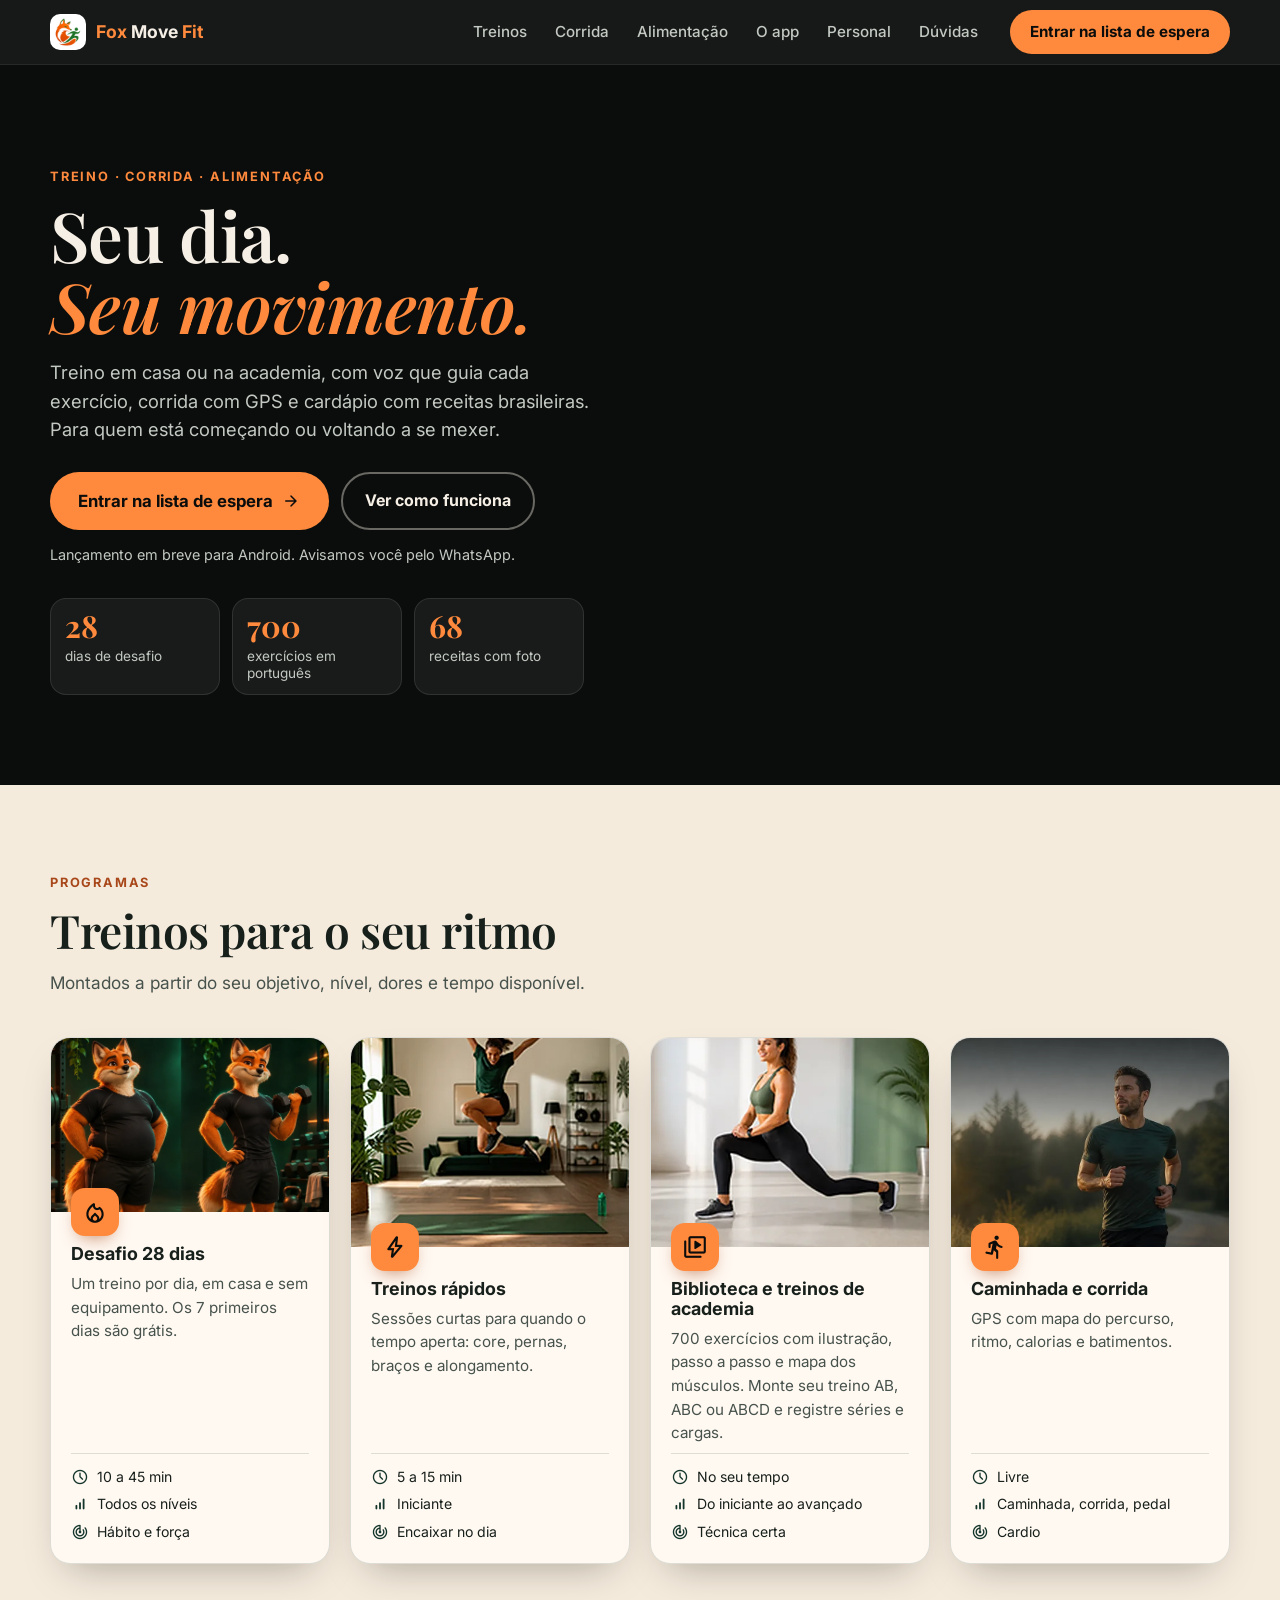
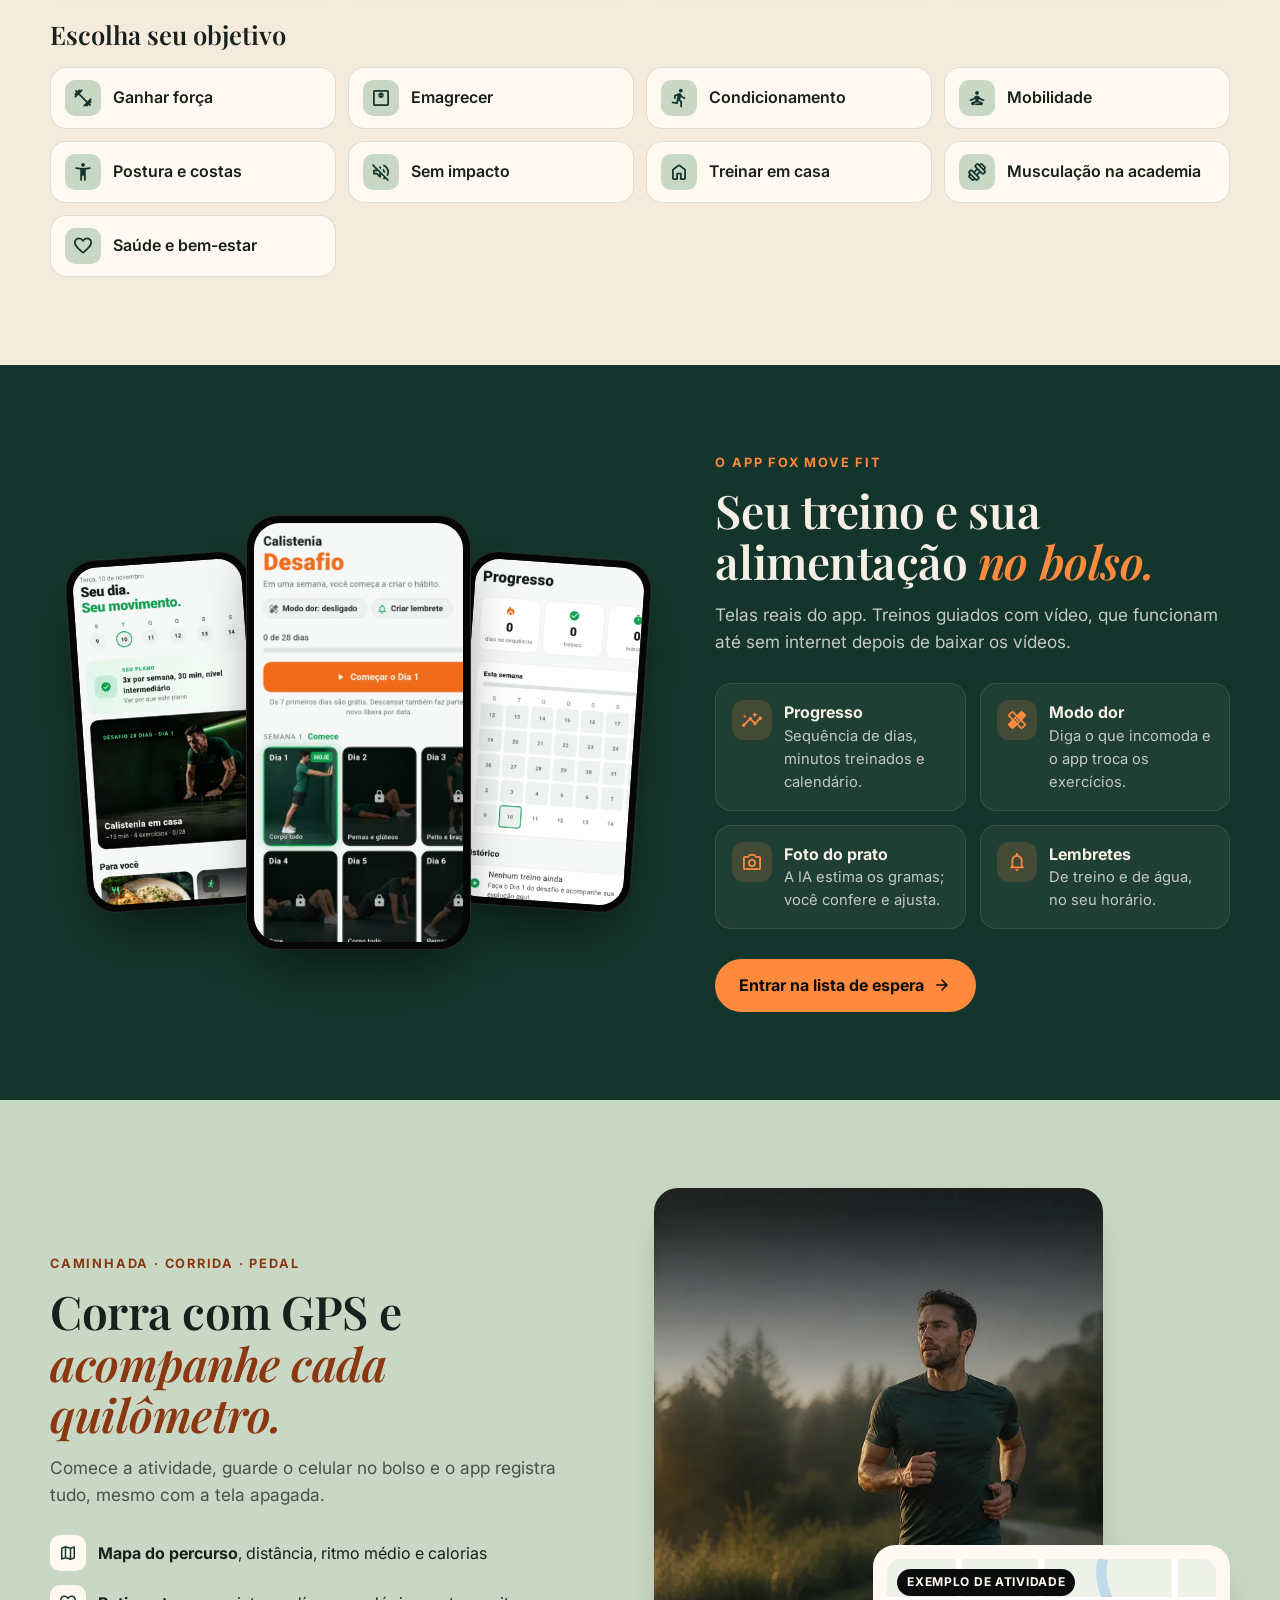
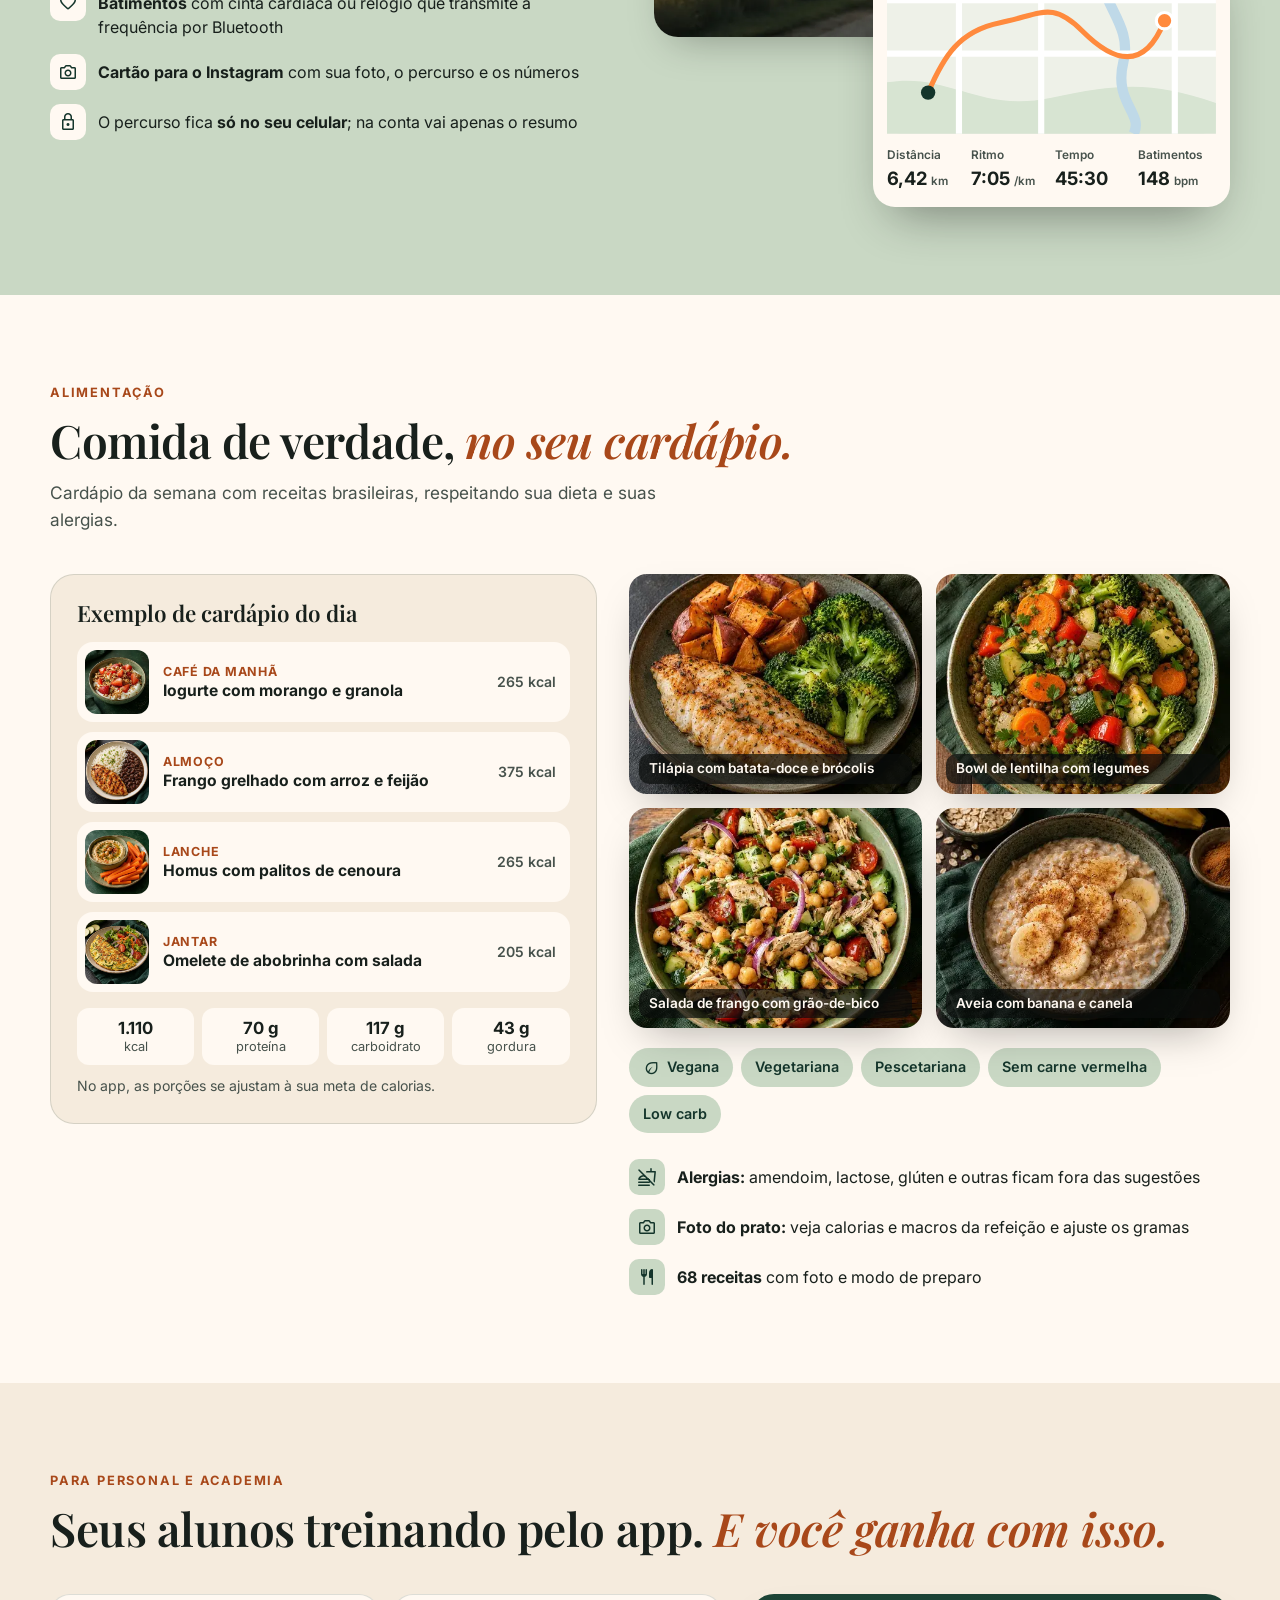
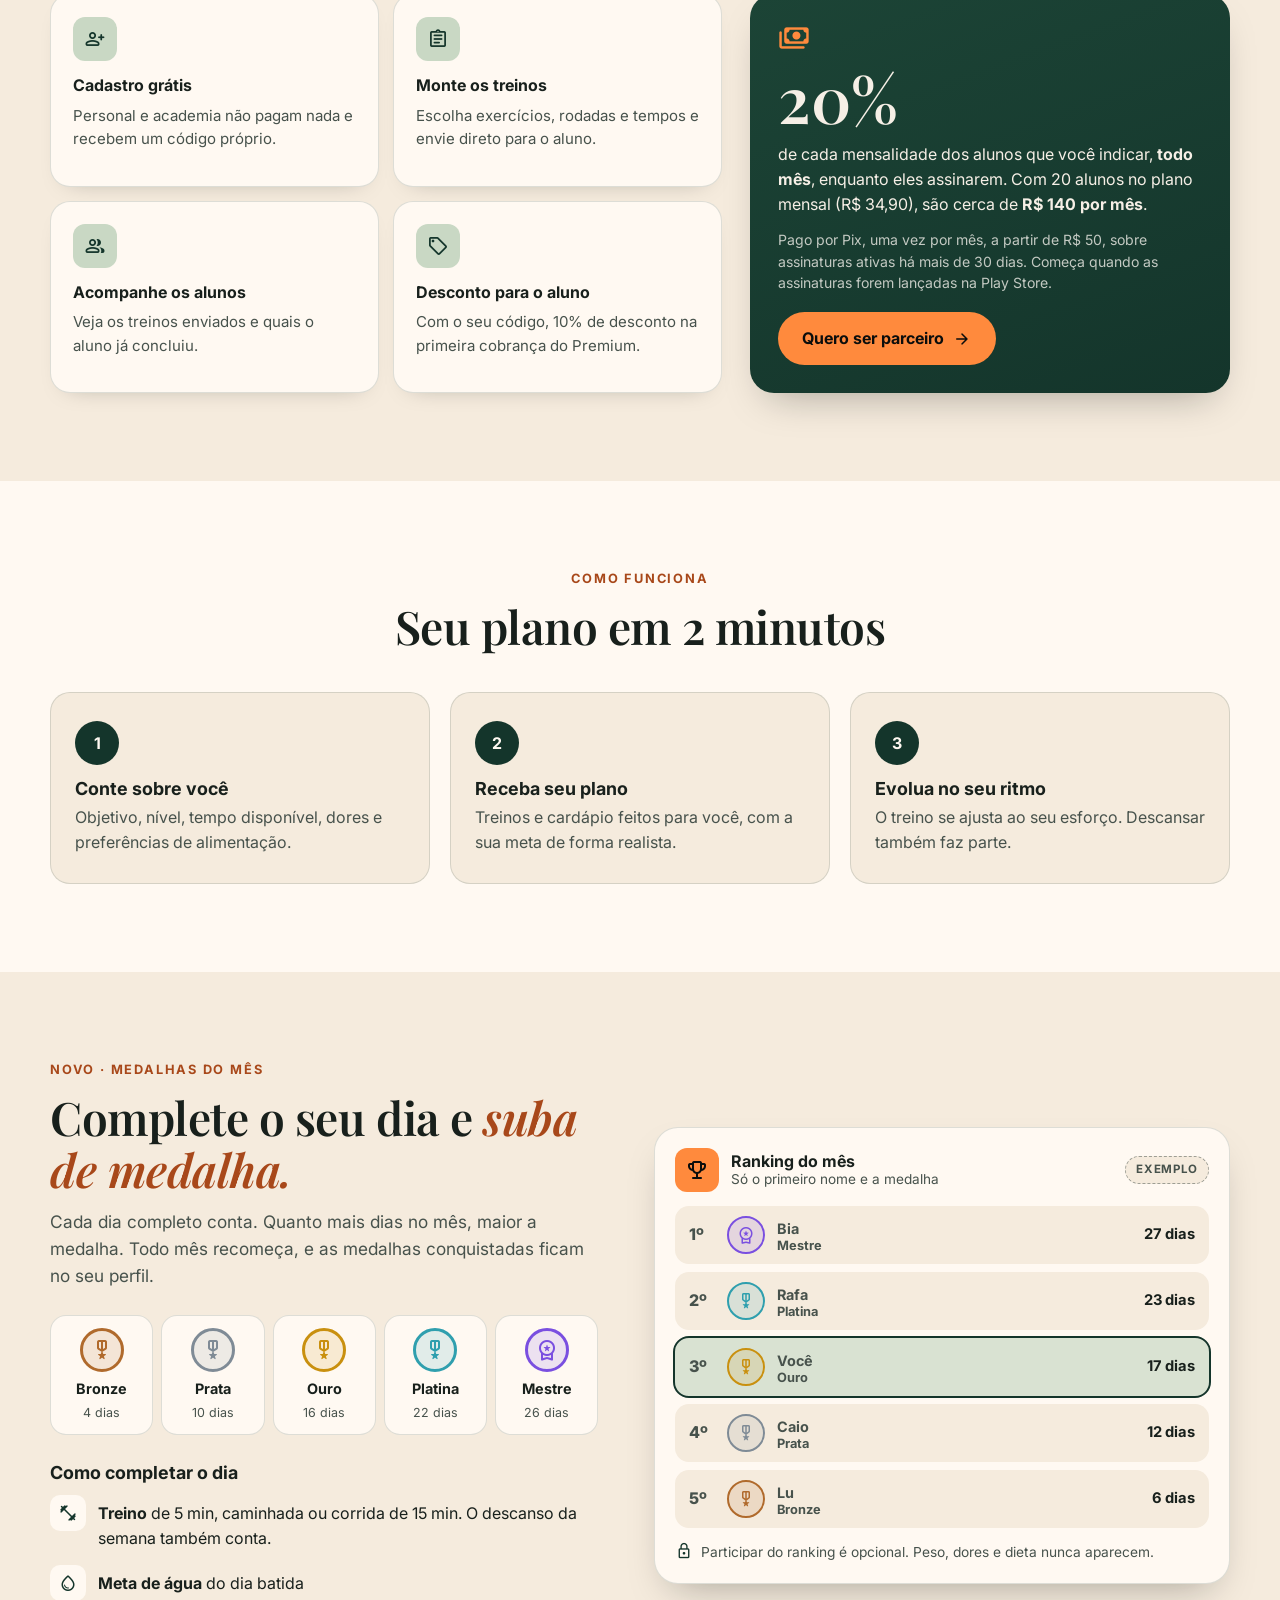
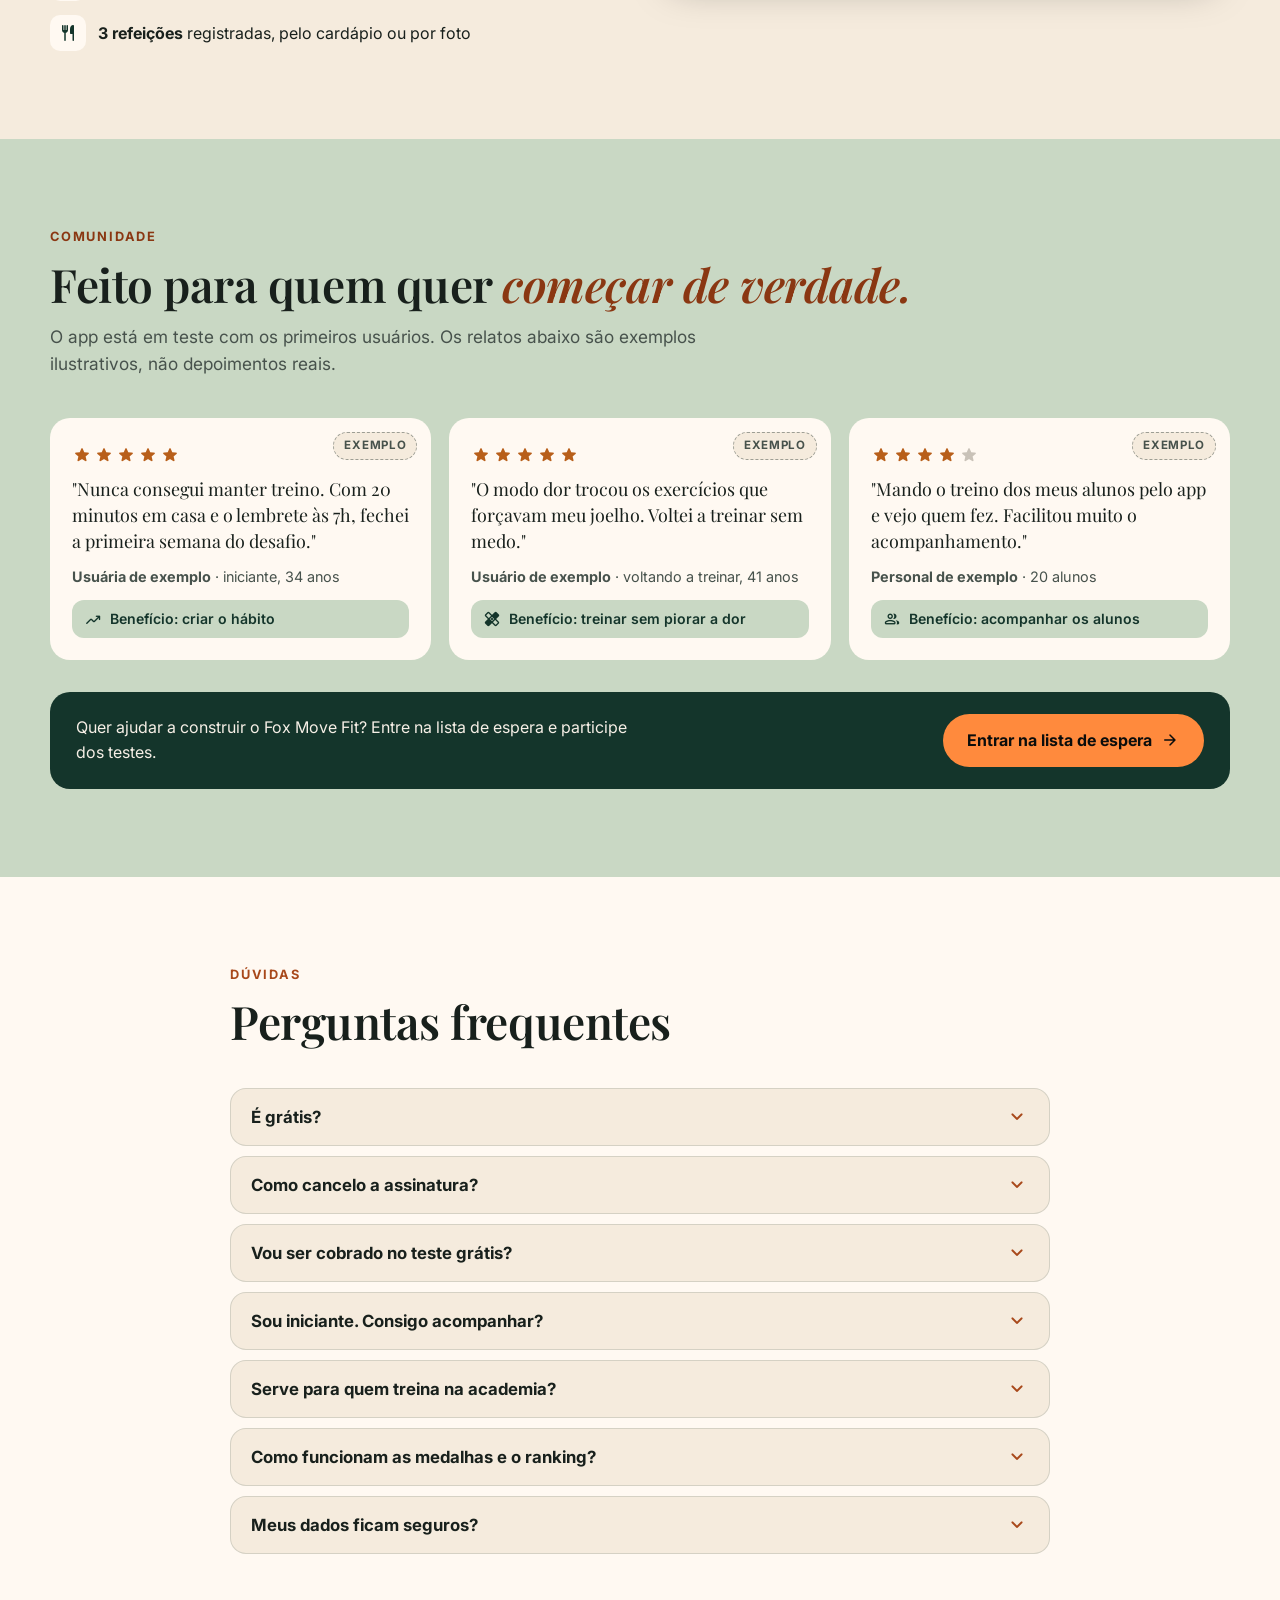
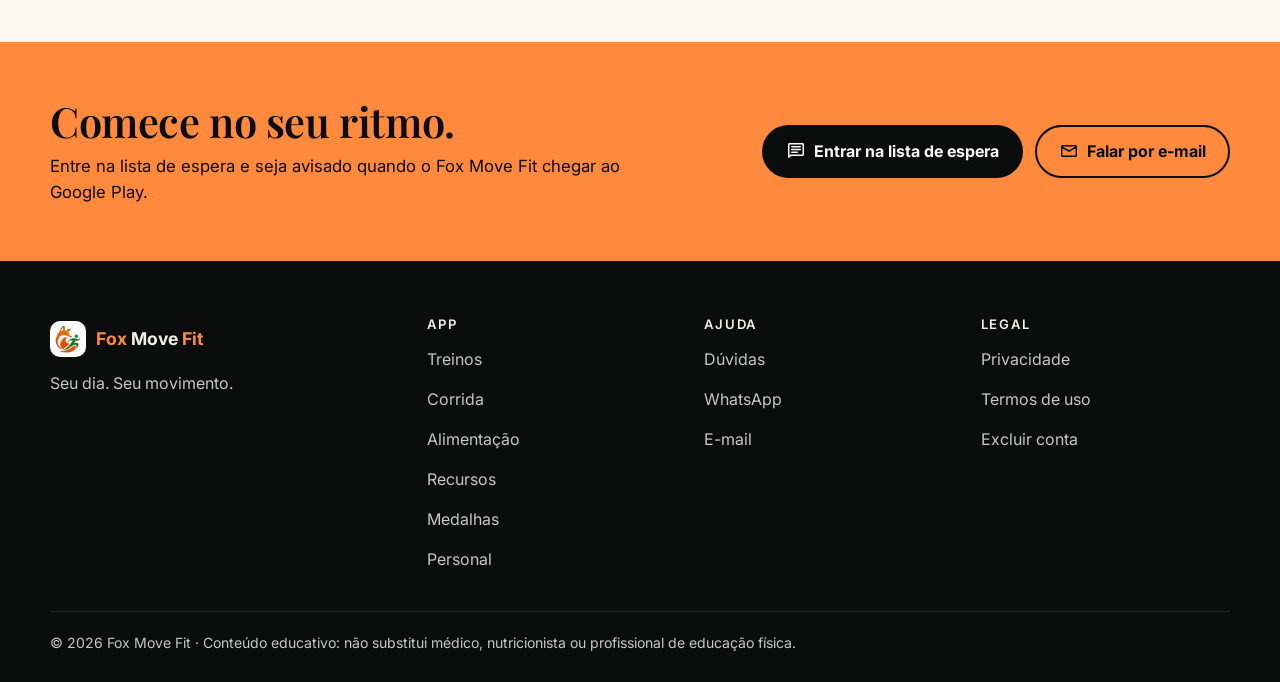
<file: index.html>
<!doctype html>
<html lang="pt-BR">
<head>
<meta charset="utf-8">
<meta name="viewport" content="width=device-width,initial-scale=1">
<title>Fox Move Fit · Treino em casa, corrida e alimentação</title>
<meta name="description" content="Desafio de 28 dias com vídeos, caminhada e corrida com GPS, plano alimentar com receitas brasileiras e treinos do seu personal. Entre na lista de espera do Fox Move Fit.">
<meta property="og:title" content="Fox Move Fit">
<meta property="og:description" content="Treino em casa, corrida e alimentação no seu ritmo.">
<meta property="og:image" content="https://foxmovefit.com.br/img/og.jpg">
<meta property="og:url" content="https://foxmovefit.com.br/">
<meta property="og:type" content="website">
<meta name="theme-color" content="#0b0d0c">
<link rel="canonical" href="https://foxmovefit.com.br/">
<link rel="icon" href="/favicon.png">
<link rel="apple-touch-icon" href="/img/icone-192.png">
<link rel="preload" as="image" href="/img/hero-lux.webp" media="(min-width: 861px)" fetchpriority="high">
<link rel="preload" as="image" href="/img/hero-lux-m.webp" media="(max-width: 860px)" fetchpriority="high">
<link rel="preconnect" href="https://fonts.googleapis.com"><link rel="preconnect" href="https://fonts.gstatic.com" crossorigin>
<link href="https://fonts.googleapis.com/css2?family=Playfair+Display:ital,wght@0,500;0,600;1,500&family=Inter:wght@400;500;600;700&display=swap" rel="stylesheet">
<!-- Ícones Material (os mesmos do app), só os usados aqui. -->
<link href="https://fonts.googleapis.com/css2?family=Material+Symbols+Rounded:opsz,wght,FILL,GRAD@24,500,0..1,0&icon_names=accessibility_new,arrow_forward,assignment,bolt,chat,check,close,directions_run,eco,emoji_events,exercise,expand_more,favorite,fitness_center,group,healing,home,insights,local_fire_department,lock,mail,map,menu,military_tech,monitor_weight,no_food,notifications,payments,person_add,photo_camera,restaurant,schedule,self_improvement,sell,signal_cellular_alt,speed,sports_gymnastics,star,timer,track_changes,trending_up,video_library,volume_off,water_drop,workspace_premium&display=block" rel="stylesheet">
<link rel="stylesheet" href="/estilo.css?v=202611121">
</head>
<body>
<a class="skip" href="#conteudo">Pular para o conteúdo</a>

<!--
  Chamada principal única do site: "Entrar na lista de espera".
  O app ainda não está público na Play Store (só teste interno); a lista de espera hoje é pelo WhatsApp de suporte.
  Quando o app for publicado, troque WAITLIST pelo link da Play Store em todos os botões .js-cta.
-->
<header class="top">
  <div class="wrap bar">
    <a class="brand" href="/" aria-label="Fox Move Fit, página inicial"><img src="/img/icone-192.png" alt="" width="36" height="36"><span><span class="fox">Fox</span> <span class="move">Move</span> <span class="fit">Fit</span></span></a>
    <nav class="links" id="menu" aria-label="Seções">
      <a href="#programas">Treinos</a>
      <a href="#corrida">Corrida</a>
      <a href="#alimentacao">Alimentação</a>
      <a href="#app">O app</a>
      <a href="#personal">Personal</a>
      <a href="#duvidas">Dúvidas</a>
    </nav>
    <a class="btn primary small cta-nav" href="https://wa.me/5541992341088?text=Quero%20entrar%20na%20lista%20de%20espera%20do%20Fox%20Move%20Fit" target="_blank" rel="noopener"><span class="hide-sm">Entrar na lista de espera</span><span class="show-sm">Lista de espera</span></a>
    <button class="menu-btn" type="button" aria-controls="menu" aria-expanded="false" aria-label="Abrir menu"><span class="ms" aria-hidden="true">menu</span></button>
  </div>
</header>

<main id="conteudo">
  <!-- 1. Topo (escuro) -->
  <section class="hero" aria-labelledby="titulo">
    <picture class="hero-pic">
      <source media="(max-width: 860px)" srcset="/img/hero-lux-m.webp" width="900" height="675">
      <img src="/img/hero-lux.webp" width="1672" height="941" alt="Raposa do Fox Move Fit levantando um halter em uma academia escura, com luz laranja" fetchpriority="high" decoding="async">
    </picture>
    <div class="wrap hero-txt">
      <p class="eyebrow">Treino · Corrida · Alimentação</p>
      <h1 id="titulo">Seu dia.<br><em>Seu movimento.</em></h1>
      <p class="lead">Treino em casa ou na academia, com voz que guia cada exercício, corrida com GPS e cardápio com receitas brasileiras. Para quem está começando ou voltando a se mexer.</p>
      <div class="ctas">
        <a class="btn primary big" href="https://wa.me/5541992341088?text=Quero%20entrar%20na%20lista%20de%20espera%20do%20Fox%20Move%20Fit" target="_blank" rel="noopener">Entrar na lista de espera <span class="ms" aria-hidden="true">arrow_forward</span></a>
        <a class="btn ghost" href="#como-funciona">Ver como funciona</a>
      </div>
      <p class="note">Lançamento em breve para Android. Avisamos você pelo WhatsApp.</p>
      <ul class="stats" aria-label="O que tem no app">
        <li><b>28</b><span>dias de desafio</span></li>
        <li><b>700</b><span>exercícios em português</span></li>
        <li><b>68</b><span>receitas com foto</span></li>
      </ul>
    </div>
  </section>

  <!-- 2. Programas e objetivos (creme) -->
  <section id="programas" class="sec cream" aria-labelledby="t-programas">
    <div class="wrap">
      <header class="head">
        <p class="eyebrow">Programas</p>
        <h2 id="t-programas">Treinos para o seu ritmo</h2>
        <p class="sub">Montados a partir do seu objetivo, nível, dores e tempo disponível.</p>
      </header>
      <div class="programs">
        <article class="program program-wide">
          <img src="/img/prog-desafio-raposa-v1.webp" width="1200" height="750" alt="Ilustração da mesma raposa no início e após uma jornada de treinos, sem representar resultado garantido" loading="lazy" decoding="async">
          <div class="pbody">
            <span class="picon ms" aria-hidden="true">local_fire_department</span>
            <h3>Desafio 28 dias</h3>
            <p>Um treino por dia, em casa e sem equipamento. Os 7 primeiros dias são grátis.</p>
            <ul class="meta"><li><span class="ms" aria-hidden="true">schedule</span>10 a 45 min</li><li><span class="ms" aria-hidden="true">signal_cellular_alt</span>Todos os níveis</li><li><span class="ms" aria-hidden="true">track_changes</span>Hábito e força</li></ul>
          </div>
        </article>
        <article class="program">
          <img src="/img/prog-rapidos.webp" width="480" height="480" alt="Mulher saltando em uma sala clara com plantas" loading="lazy" decoding="async">
          <div class="pbody">
            <span class="picon ms" aria-hidden="true">bolt</span>
            <h3>Treinos rápidos</h3>
            <p>Sessões curtas para quando o tempo aperta: core, pernas, braços e alongamento.</p>
            <ul class="meta"><li><span class="ms" aria-hidden="true">schedule</span>5 a 15 min</li><li><span class="ms" aria-hidden="true">signal_cellular_alt</span>Iniciante</li><li><span class="ms" aria-hidden="true">track_changes</span>Encaixar no dia</li></ul>
          </div>
        </article>
        <article class="program">
          <img src="/img/prog-exercicios.webp" width="480" height="480" alt="Mulher fazendo avanço com a perna em uma sala clara" loading="lazy" decoding="async">
          <div class="pbody">
            <span class="picon ms" aria-hidden="true">video_library</span>
            <h3>Biblioteca e treinos de academia</h3>
            <p>700 exercícios com ilustração, passo a passo e mapa dos músculos. Monte seu treino AB, ABC ou ABCD e registre séries e cargas.</p>
            <ul class="meta"><li><span class="ms" aria-hidden="true">schedule</span>No seu tempo</li><li><span class="ms" aria-hidden="true">signal_cellular_alt</span>Do iniciante ao avançado</li><li><span class="ms" aria-hidden="true">track_changes</span>Técnica certa</li></ul>
          </div>
        </article>
        <article class="program">
          <img src="/img/prog-corrida.webp" width="720" height="720" alt="Homem correndo em uma estrada no campo ao amanhecer" loading="lazy" decoding="async">
          <div class="pbody">
            <span class="picon ms" aria-hidden="true">directions_run</span>
            <h3>Caminhada e corrida</h3>
            <p>GPS com mapa do percurso, ritmo, calorias e batimentos.</p>
            <ul class="meta"><li><span class="ms" aria-hidden="true">schedule</span>Livre</li><li><span class="ms" aria-hidden="true">signal_cellular_alt</span>Caminhada, corrida, pedal</li><li><span class="ms" aria-hidden="true">track_changes</span>Cardio</li></ul>
          </div>
        </article>
      </div>

      <h3 class="goals-title">Escolha seu objetivo</h3>
      <ul class="goals">
        <li><span class="ms" aria-hidden="true">fitness_center</span>Ganhar força</li>
        <li><span class="ms" aria-hidden="true">monitor_weight</span>Emagrecer</li>
        <li><span class="ms" aria-hidden="true">directions_run</span>Condicionamento</li>
        <li><span class="ms" aria-hidden="true">self_improvement</span>Mobilidade</li>
        <li><span class="ms" aria-hidden="true">accessibility_new</span>Postura e costas</li>
        <li><span class="ms" aria-hidden="true">volume_off</span>Sem impacto</li>
        <li><span class="ms" aria-hidden="true">home</span>Treinar em casa</li>
        <li><span class="ms" aria-hidden="true">exercise</span>Musculação na academia</li>
        <li><span class="ms" aria-hidden="true">favorite</span>Saúde e bem-estar</li>
      </ul>
    </div>
  </section>

  <!-- 3. O app (verde-floresta escuro) -->
  <section id="app" class="sec forest" aria-labelledby="t-app">
    <div class="wrap app">
      <div class="phones" aria-hidden="false">
        <figure class="phone p1"><img src="/img/app-meu-dia.webp" width="480" height="960" alt="Tela Meu dia: plano da semana e o treino do desafio" loading="lazy" decoding="async"></figure>
        <figure class="phone p2"><img src="/img/app-desafio.webp" width="480" height="960" alt="Tela do Desafio 28 dias com modo dor e lembrete" loading="lazy" decoding="async"></figure>
        <figure class="phone p3"><img src="/img/app-progresso.webp" width="480" height="960" alt="Tela de Progresso com sequência, treinos e calendário" loading="lazy" decoding="async"></figure>
      </div>
      <div>
        <p class="eyebrow">O app Fox Move Fit</p>
        <h2 id="t-app">Seu treino e sua alimentação <em>no bolso.</em></h2>
        <p class="sub">Telas reais do app. Treinos guiados com vídeo, que funcionam até sem internet depois de baixar os vídeos.</p>
        <ul class="features">
          <li><span class="fi ms" aria-hidden="true">insights</span><div><b>Progresso</b><span>Sequência de dias, minutos treinados e calendário.</span></div></li>
          <li><span class="fi ms" aria-hidden="true">healing</span><div><b>Modo dor</b><span>Diga o que incomoda e o app troca os exercícios.</span></div></li>
          <li><span class="fi ms" aria-hidden="true">photo_camera</span><div><b>Foto do prato</b><span>A IA estima os gramas; você confere e ajusta.</span></div></li>
          <li><span class="fi ms" aria-hidden="true">notifications</span><div><b>Lembretes</b><span>De treino e de água, no seu horário.</span></div></li>
        </ul>
        <a class="btn primary" href="https://wa.me/5541992341088?text=Quero%20entrar%20na%20lista%20de%20espera%20do%20Fox%20Move%20Fit" target="_blank" rel="noopener">Entrar na lista de espera <span class="ms" aria-hidden="true">arrow_forward</span></a>
      </div>
    </div>
  </section>

  <!-- 4. Corrida e GPS (sálvia) -->
  <section id="corrida" class="sec sage" aria-labelledby="t-corrida">
    <div class="wrap split">
      <div>
        <p class="eyebrow">Caminhada · Corrida · Pedal</p>
        <h2 id="t-corrida">Corra com GPS e <em>acompanhe cada quilômetro.</em></h2>
        <p class="sub">Comece a atividade, guarde o celular no bolso e o app registra tudo, mesmo com a tela apagada.</p>
        <ul class="ticks">
          <li><span class="ms" aria-hidden="true">map</span><span><b>Mapa do percurso</b>, distância, ritmo médio e calorias</span></li>
          <li><span class="ms" aria-hidden="true">favorite</span><span><b>Batimentos</b> com cinta cardíaca ou relógio que transmite a frequência por Bluetooth</span></li>
          <li><span class="ms" aria-hidden="true">photo_camera</span><span><b>Cartão para o Instagram</b> com sua foto, o percurso e os números</span></li>
          <li><span class="ms" aria-hidden="true">lock</span><span>O percurso fica <b>só no seu celular</b>; na conta vai apenas o resumo</span></li>
        </ul>
      </div>
      <figure class="runpanel" aria-label="Exemplo de atividade registrada no app">
        <img class="runphoto" src="/img/p-corrida.webp" width="720" height="720" alt="Homem correndo em uma estrada de terra ao amanhecer" loading="lazy" decoding="async">
        <div class="mapcard">
          <svg viewBox="0 0 320 170" role="img" aria-label="Mapa de exemplo com o percurso da corrida">
            <rect width="320" height="170" rx="14" fill="#EEF1E8"/>
            <path d="M0 120 C60 110 90 150 160 135 S260 120 320 140 L320 170 L0 170Z" fill="#D7E4D2"/>
            <path d="M210 0 C200 40 240 60 230 100 S250 150 240 170" stroke="#BFD9E8" stroke-width="10" fill="none"/>
            <g stroke="#FFFFFF" stroke-width="6" fill="none"><path d="M0 40 H320"/><path d="M0 92 H320"/><path d="M70 0 V170"/><path d="M150 0 V170"/><path d="M280 0 V170"/></g>
            <path d="M40 130 C55 95 70 70 110 62 S160 40 190 70 S250 110 270 60" stroke="#FF8A3D" stroke-width="5" fill="none" stroke-linecap="round" stroke-linejoin="round"/>
            <circle cx="40" cy="130" r="7" fill="#14352B"/><circle cx="270" cy="60" r="8" fill="#FF8A3D" stroke="#fff" stroke-width="3"/>
          </svg>
          <p class="example">Exemplo de atividade</p>
          <dl class="runstats">
            <div><dt>Distância</dt><dd>6,42 <small>km</small></dd></div>
            <div><dt>Ritmo</dt><dd>7:05 <small>/km</small></dd></div>
            <div><dt>Tempo</dt><dd>45:30</dd></div>
            <div><dt>Batimentos</dt><dd>148 <small>bpm</small></dd></div>
          </dl>
        </div>
      </figure>
    </div>
  </section>

  <!-- 5. Alimentação (branco quente) -->
  <section id="alimentacao" class="sec warm" aria-labelledby="t-alim">
    <div class="wrap">
      <header class="head">
        <p class="eyebrow">Alimentação</p>
        <h2 id="t-alim">Comida de verdade, <em>no seu cardápio.</em></h2>
        <p class="sub">Cardápio da semana com receitas brasileiras, respeitando sua dieta e suas alergias.</p>
      </header>
      <div class="food">
        <article class="menu-day" aria-labelledby="t-cardapio">
          <h3 id="t-cardapio">Exemplo de cardápio do dia</h3>
          <ol class="meals">
            <li><img src="/img/refeicao-03.webp" width="480" height="480" alt="Iogurte com morangos e granola em uma tigela" loading="lazy" decoding="async"><div><span class="when">Café da manhã</span><b>Iogurte com morango e granola</b></div><span class="kcal">265 kcal</span></li>
            <li><img src="/img/refeicao-16.webp" width="480" height="480" alt="Prato com frango grelhado, arroz e feijão preto" loading="lazy" decoding="async"><div><span class="when">Almoço</span><b>Frango grelhado com arroz e feijão</b></div><span class="kcal">375 kcal</span></li>
            <li><img src="/img/refeicao-33.webp" width="480" height="480" alt="Pote de homus com palitos de cenoura" loading="lazy" decoding="async"><div><span class="when">Lanche</span><b>Homus com palitos de cenoura</b></div><span class="kcal">265 kcal</span></li>
            <li><img src="/img/refeicao-49.webp" width="480" height="480" alt="Omelete de abobrinha com salada de folhas e tomate" loading="lazy" decoding="async"><div><span class="when">Jantar</span><b>Omelete de abobrinha com salada</b></div><span class="kcal">205 kcal</span></li>
          </ol>
          <ul class="macros" aria-label="Total do dia de exemplo">
            <li><b>1.110</b> kcal</li><li><b>70 g</b> proteína</li><li><b>117 g</b> carboidrato</li><li><b>43 g</b> gordura</li>
          </ul>
          <p class="fine">No app, as porções se ajustam à sua meta de calorias.</p>
        </article>
        <div class="food-side">
          <div class="gallery">
            <figure><img src="/img/refeicao-17.webp" width="480" height="480" alt="Tilápia grelhada com batata-doce e brócolis" loading="lazy" decoding="async"><figcaption>Tilápia com batata-doce e brócolis</figcaption></figure>
            <figure><img src="/img/refeicao-18.webp" width="480" height="480" alt="Bowl de lentilha com legumes coloridos" loading="lazy" decoding="async"><figcaption>Bowl de lentilha com legumes</figcaption></figure>
            <figure><img src="/img/refeicao-48.webp" width="480" height="480" alt="Salada de frango desfiado com grão-de-bico" loading="lazy" decoding="async"><figcaption>Salada de frango com grão-de-bico</figcaption></figure>
            <figure><img src="/img/refeicao-02.webp" width="480" height="480" alt="Mingau de aveia com banana e canela" loading="lazy" decoding="async"><figcaption>Aveia com banana e canela</figcaption></figure>
          </div>
          <ul class="diet-tags" aria-label="Dietas atendidas">
            <li><span class="ms" aria-hidden="true">eco</span>Vegana</li><li>Vegetariana</li><li>Pescetariana</li><li>Sem carne vermelha</li><li>Low carb</li>
          </ul>
          <ul class="ticks dark">
            <li><span class="ms" aria-hidden="true">no_food</span><span><b>Alergias:</b> amendoim, lactose, glúten e outras ficam fora das sugestões</span></li>
            <li><span class="ms" aria-hidden="true">photo_camera</span><span><b>Foto do prato:</b> veja calorias e macros da refeição e ajuste os gramas</span></li>
            <li><span class="ms" aria-hidden="true">restaurant</span><span><b>68 receitas</b> com foto e modo de preparo</span></li>
          </ul>
        </div>
      </div>
    </div>
  </section>

  <!-- 6. Personal e academia (escuro) -->
  <section id="personal" class="sec cream" aria-labelledby="t-personal">
    <div class="wrap">
      <header class="head">
        <p class="eyebrow">Para personal e academia</p>
        <h2 id="t-personal">Seus alunos treinando pelo app. <em>E você ganha com isso.</em></h2>
      </header>
      <div class="pro">
        <ol class="pro-steps">
          <li><span class="ms" aria-hidden="true">person_add</span><b>Cadastro grátis</b><span>Personal e academia não pagam nada e recebem um código próprio.</span></li>
          <li><span class="ms" aria-hidden="true">assignment</span><b>Monte os treinos</b><span>Escolha exercícios, rodadas e tempos e envie direto para o aluno.</span></li>
          <li><span class="ms" aria-hidden="true">group</span><b>Acompanhe os alunos</b><span>Veja os treinos enviados e quais o aluno já concluiu.</span></li>
          <li><span class="ms" aria-hidden="true">sell</span><b>Desconto para o aluno</b><span>Com o seu código, 10% de desconto na primeira cobrança do Premium.</span></li>
        </ol>
        <aside class="commission" aria-labelledby="t-comissao">
          <span class="ms big-ico" aria-hidden="true">payments</span>
          <p class="pct" id="t-comissao">20%</p>
          <p>de cada mensalidade dos alunos que você indicar, <b>todo mês</b>, enquanto eles assinarem. Com 20 alunos no plano mensal (R$ 34,90), são cerca de <b>R$ 140 por mês</b>.</p>
          <p class="fine">Pago por Pix, uma vez por mês, a partir de R$ 50, sobre assinaturas ativas há mais de 30 dias. Começa quando as assinaturas forem lançadas na Play Store.</p>
          <a class="btn primary" href="https://wa.me/5541992341088?text=Sou%20personal%2Facademia%20e%20quero%20ser%20parceiro%20do%20Fox%20Move%20Fit" target="_blank" rel="noopener">Quero ser parceiro <span class="ms" aria-hidden="true">arrow_forward</span></a>
        </aside>
      </div>
    </div>
  </section>

  <!-- 7. Como funciona (creme) -->
  <section id="como-funciona" class="sec warm" aria-labelledby="t-como">
    <div class="wrap">
      <header class="head center">
        <p class="eyebrow">Como funciona</p>
        <h2 id="t-como">Seu plano em 2 minutos</h2>
      </header>
      <ol class="steps">
        <li><span class="num">1</span><h3>Conte sobre você</h3><p>Objetivo, nível, tempo disponível, dores e preferências de alimentação.</p></li>
        <li><span class="num">2</span><h3>Receba seu plano</h3><p>Treinos e cardápio feitos para você, com a sua meta de forma realista.</p></li>
        <li><span class="num">3</span><h3>Evolua no seu ritmo</h3><p>O treino se ajusta ao seu esforço. Descansar também faz parte.</p></li>
      </ol>
    </div>
  </section>

  <!-- 8. Medalhas do mês (creme) -->
  <section id="medalhas" class="sec cream" aria-labelledby="t-medalhas">
    <div class="wrap split medals-sec">
      <div>
        <p class="eyebrow">Novo · Medalhas do mês</p>
        <h2 id="t-medalhas">Complete o seu dia e <em>suba de medalha.</em></h2>
        <p class="sub">Cada dia completo conta. Quanto mais dias no mês, maior a medalha. Todo mês recomeça, e as medalhas conquistadas ficam no seu perfil.</p>
        <ul class="tiers" aria-label="Medalhas e dias completos necessários">
          <li class="t-bronze"><span class="ms" aria-hidden="true">military_tech</span><b>Bronze</b><small>4 dias</small></li>
          <li class="t-prata"><span class="ms" aria-hidden="true">military_tech</span><b>Prata</b><small>10 dias</small></li>
          <li class="t-ouro"><span class="ms" aria-hidden="true">military_tech</span><b>Ouro</b><small>16 dias</small></li>
          <li class="t-platina"><span class="ms" aria-hidden="true">military_tech</span><b>Platina</b><small>22 dias</small></li>
          <li class="t-mestre"><span class="ms" aria-hidden="true">workspace_premium</span><b>Mestre</b><small>26 dias</small></li>
        </ul>
        <h3 class="rules-title">Como completar o dia</h3>
        <ul class="ticks">
          <li><span class="ms" aria-hidden="true">fitness_center</span><span><b>Treino</b> de 5 min, caminhada ou corrida de 15 min. O descanso da semana também conta.</span></li>
          <li><span class="ms" aria-hidden="true">water_drop</span><span><b>Meta de água</b> do dia batida</span></li>
          <li><span class="ms" aria-hidden="true">restaurant</span><span><b>3 refeições</b> registradas, pelo cardápio ou por foto</span></li>
        </ul>
      </div>
      <!-- Ranking ilustrativo: nomes e números de exemplo, marcados como "Exemplo" na página. -->
      <figure class="board" aria-labelledby="t-board">
        <div class="board-head">
          <span class="ms" aria-hidden="true">emoji_events</span>
          <p id="t-board"><b>Ranking do mês</b><span>Só o primeiro nome e a medalha</span></p>
          <span class="badge">Exemplo</span>
        </div>
        <ol class="board-list">
          <li><span class="pos">1º</span><span class="medal t-mestre"><span class="ms" aria-hidden="true">workspace_premium</span></span><span class="who"><b>Bia</b><small>Mestre</small></span><span class="d">27 dias</span></li>
          <li><span class="pos">2º</span><span class="medal t-platina"><span class="ms" aria-hidden="true">military_tech</span></span><span class="who"><b>Rafa</b><small>Platina</small></span><span class="d">23 dias</span></li>
          <li class="me"><span class="pos">3º</span><span class="medal t-ouro"><span class="ms" aria-hidden="true">military_tech</span></span><span class="who"><b>Você</b><small>Ouro</small></span><span class="d">17 dias</span></li>
          <li><span class="pos">4º</span><span class="medal t-prata"><span class="ms" aria-hidden="true">military_tech</span></span><span class="who"><b>Caio</b><small>Prata</small></span><span class="d">12 dias</span></li>
          <li><span class="pos">5º</span><span class="medal t-bronze"><span class="ms" aria-hidden="true">military_tech</span></span><span class="who"><b>Lu</b><small>Bronze</small></span><span class="d">6 dias</span></li>
        </ol>
        <figcaption><span class="ms" aria-hidden="true">lock</span>Participar do ranking é opcional. Peso, dores e dieta nunca aparecem.</figcaption>
      </figure>
    </div>
  </section>

  <!-- 9. Prova social (verde-floresta) -->
  <section id="depoimentos" class="sec sage" aria-labelledby="t-depo">
    <div class="wrap">
      <header class="head">
        <p class="eyebrow">Comunidade</p>
        <h2 id="t-depo">Feito para quem quer <em>começar de verdade.</em></h2>
        <p class="sub">O app está em teste com os primeiros usuários. Os relatos abaixo são exemplos ilustrativos, não depoimentos reais.</p>
      </header>
      <!--
        ATENÇÃO: DEPOIMENTOS DE DEMONSTRAÇÃO.
        Não existem depoimentos reais no projeto ainda. Estes cartões são exemplos e estão marcados como "Exemplo" na página.
        Substitua por relatos reais (com autorização por escrito) antes de remover o selo "Exemplo".
      -->
      <ul class="quotes">
        <li class="quote">
          <span class="badge">Exemplo</span>
          <p class="stars" aria-label="Avaliação de exemplo: 5 de 5"><span class="ms" aria-hidden="true">star</span><span class="ms" aria-hidden="true">star</span><span class="ms" aria-hidden="true">star</span><span class="ms" aria-hidden="true">star</span><span class="ms" aria-hidden="true">star</span></p>
          <blockquote>"Nunca consegui manter treino. Com 20 minutos em casa e o lembrete às 7h, fechei a primeira semana do desafio."</blockquote>
          <p class="who"><b>Usuária de exemplo</b> · iniciante, 34 anos</p>
          <p class="result"><span class="ms" aria-hidden="true">trending_up</span>Benefício: criar o hábito</p>
        </li>
        <li class="quote">
          <span class="badge">Exemplo</span>
          <p class="stars" aria-label="Avaliação de exemplo: 5 de 5"><span class="ms" aria-hidden="true">star</span><span class="ms" aria-hidden="true">star</span><span class="ms" aria-hidden="true">star</span><span class="ms" aria-hidden="true">star</span><span class="ms" aria-hidden="true">star</span></p>
          <blockquote>"O modo dor trocou os exercícios que forçavam meu joelho. Voltei a treinar sem medo."</blockquote>
          <p class="who"><b>Usuário de exemplo</b> · voltando a treinar, 41 anos</p>
          <p class="result"><span class="ms" aria-hidden="true">healing</span>Benefício: treinar sem piorar a dor</p>
        </li>
        <li class="quote">
          <span class="badge">Exemplo</span>
          <p class="stars" aria-label="Avaliação de exemplo: 4 de 5"><span class="ms" aria-hidden="true">star</span><span class="ms" aria-hidden="true">star</span><span class="ms" aria-hidden="true">star</span><span class="ms" aria-hidden="true">star</span><span class="ms off" aria-hidden="true">star</span></p>
          <blockquote>"Mando o treino dos meus alunos pelo app e vejo quem fez. Facilitou muito o acompanhamento."</blockquote>
          <p class="who"><b>Personal de exemplo</b> · 20 alunos</p>
          <p class="result"><span class="ms" aria-hidden="true">group</span>Benefício: acompanhar os alunos</p>
        </li>
      </ul>
      <div class="community">
        <p>Quer ajudar a construir o Fox Move Fit? Entre na lista de espera e participe dos testes.</p>
        <a class="btn primary" href="https://wa.me/5541992341088?text=Quero%20entrar%20na%20lista%20de%20espera%20do%20Fox%20Move%20Fit" target="_blank" rel="noopener">Entrar na lista de espera <span class="ms" aria-hidden="true">arrow_forward</span></a>
      </div>
    </div>
  </section>

  <!-- 10. Dúvidas (branco quente) -->
  <section id="duvidas" class="sec warm" aria-labelledby="t-duvidas">
    <div class="wrap narrow">
      <header class="head">
        <p class="eyebrow">Dúvidas</p>
        <h2 id="t-duvidas">Perguntas frequentes</h2>
      </header>
      <div class="faq">
        <details><summary>É grátis?</summary><p>Os 7 primeiros dias do Desafio 28 dias, os treinos rápidos, a biblioteca de exercícios, as atividades com GPS e o registro de água e refeições são grátis. O Premium libera o desafio completo, o plano alimentar da semana e o histórico completo.</p></details>
        <details><summary>Como cancelo a assinatura?</summary><p>No Google Play: toque na sua foto → Pagamentos e assinaturas → Assinaturas → Fox Move Fit → Cancelar. Você continua com o Premium até o fim do período pago.</p></details>
        <details><summary>Vou ser cobrado no teste grátis?</summary><p>Não. Nada é cobrado nos 7 dias de teste e avisamos 2 dias antes da primeira cobrança.</p></details>
        <details><summary>Sou iniciante. Consigo acompanhar?</summary><p>Sim. O treino começa leve, tem explicação de cada exercício e uma voz que guia você durante o treino. Ele fica mais leve ou mais forte conforme o seu esforço.</p></details>
        <details><summary>Serve para quem treina na academia?</summary><p>Sim. Você escolhe se treina em casa ou na academia. Na academia, o app monta seu treino (Full Body, AB, ABC ou ABCD) com 700 exercícios, você registra séries e cargas e acompanha a evolução de cada exercício.</p></details>
        <details><summary>Como funcionam as medalhas e o ranking?</summary><p>Todo dia em que você treina (em casa, na academia ou na rua) ou descansa no dia previsto, bate a meta de água e registra 3 refeições conta como dia completo. Com 4 dias você ganha Bronze; com 10, Prata; 16, Ouro; 22, Platina; e 26, Mestre. As medalhas recomeçam todo mês. O ranking é opcional e mostra só o seu primeiro nome, a medalha e os dias.</p></details>
        <details><summary>Meus dados ficam seguros?</summary><p>Usamos seus dados só para o app funcionar, sem anúncios e sem vender nada. Você pode exportar ou excluir tudo pelo app. Veja a <a href="/privacidade/">Política de Privacidade</a>.</p></details>
      </div>
    </div>
  </section>

  <!-- 11. Chamada final -->
  <section class="final" aria-labelledby="t-final">
    <div class="wrap final-in">
      <div>
        <h2 id="t-final">Comece no seu ritmo.</h2>
        <p>Entre na lista de espera e seja avisado quando o Fox Move Fit chegar ao Google Play.</p>
      </div>
      <div class="final-ctas">
        <a class="btn dark-btn" href="https://wa.me/5541992341088?text=Quero%20entrar%20na%20lista%20de%20espera%20do%20Fox%20Move%20Fit" target="_blank" rel="noopener"><span class="ms" aria-hidden="true">chat</span>Entrar na lista de espera</a>
        <a class="btn line-btn" href="mailto:foxmovefit.app@gmail.com"><span class="ms" aria-hidden="true">mail</span>Falar por e-mail</a>
      </div>
    </div>
  </section>
</main>

<footer class="foot">
  <div class="wrap">
    <div class="cols">
      <div>
        <a class="brand" href="/"><img src="/img/icone-192.png" alt="" width="36" height="36" loading="lazy"><span><span class="fox">Fox</span> <span class="move">Move</span> <span class="fit">Fit</span></span></a>
        <p>Seu dia. Seu movimento.</p>
      </div>
      <nav aria-label="App"><h2>App</h2><a href="#programas">Treinos</a><a href="#corrida">Corrida</a><a href="#alimentacao">Alimentação</a><a href="#app">Recursos</a><a href="#medalhas">Medalhas</a><a href="#personal">Personal</a></nav>
      <nav aria-label="Ajuda"><h2>Ajuda</h2><a href="#duvidas">Dúvidas</a><a href="https://wa.me/5541992341088" target="_blank" rel="noopener">WhatsApp</a><a href="mailto:foxmovefit.app@gmail.com">E-mail</a></nav>
      <nav aria-label="Legal"><h2>Legal</h2><a href="/privacidade/">Privacidade</a><a href="/termos/">Termos de uso</a><a href="/excluir-conta/">Excluir conta</a></nav>
    </div>
    <p class="legal">© 2026 Fox Move Fit · Conteúdo educativo: não substitui médico, nutricionista ou profissional de educação física.</p>
  </div>
</footer>

<script>
  // Menu do celular: abre/fecha com botão acessível (Esc fecha; clicar num link fecha).
  (function () {
    var b = document.querySelector('.menu-btn'), m = document.getElementById('menu');
    if (!b || !m) return;
    function set(open) { b.setAttribute('aria-expanded', open); b.setAttribute('aria-label', open ? 'Fechar menu' : 'Abrir menu'); b.firstElementChild.textContent = open ? 'close' : 'menu'; document.body.classList.toggle('menu-open', open); }
    b.addEventListener('click', function () { set(b.getAttribute('aria-expanded') !== 'true'); });
    m.addEventListener('click', function (e) { if (e.target.closest('a')) set(false); });
    document.addEventListener('keydown', function (e) { if (e.key === 'Escape' && b.getAttribute('aria-expanded') === 'true') { set(false); b.focus(); } });
  })();
</script>
</body>
</html>
</file>
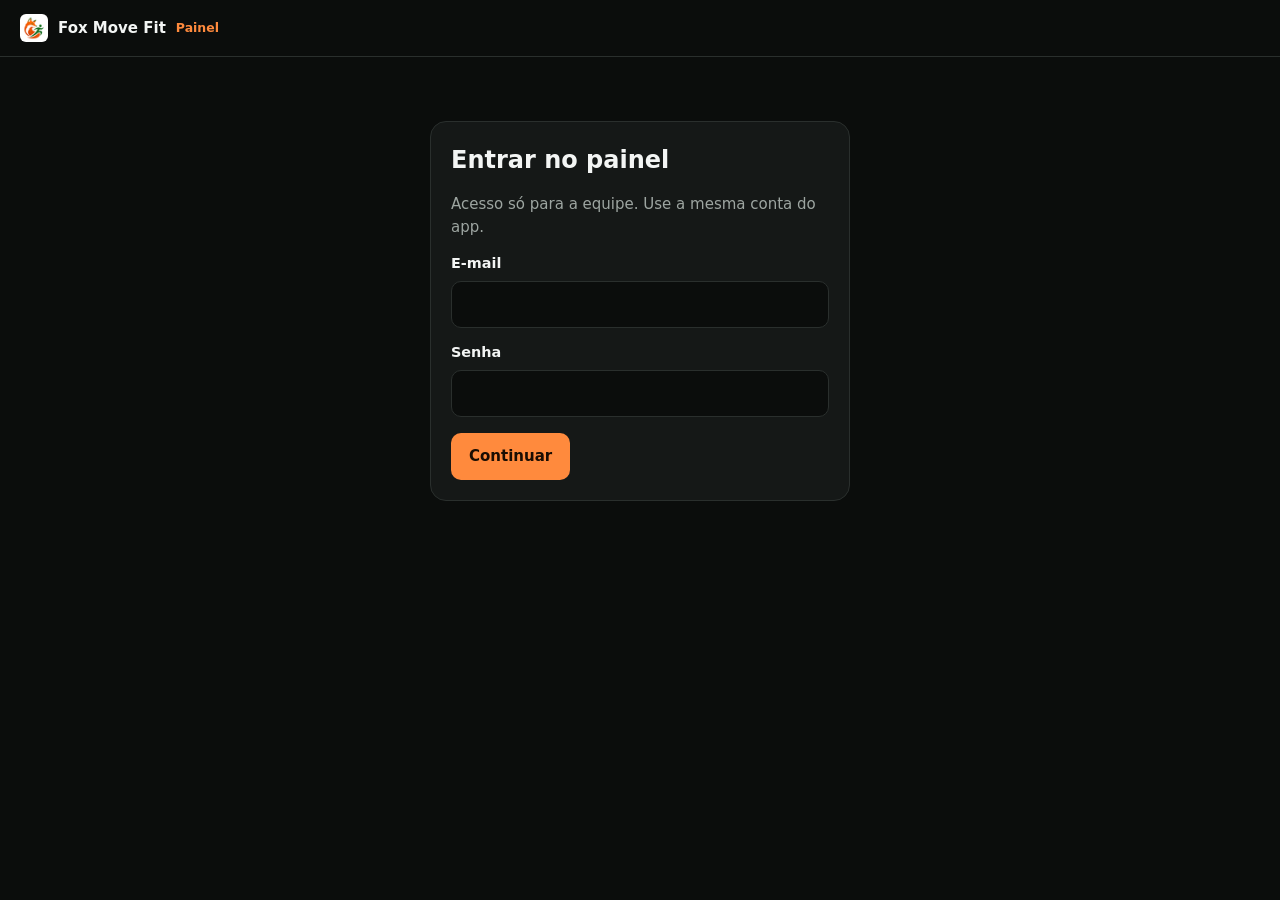
<file: admin/index.html>
<!doctype html>
<html lang="pt-BR">
<head>
<meta charset="utf-8">
<meta name="viewport" content="width=device-width, initial-scale=1">
<meta name="robots" content="noindex, nofollow, noarchive">
<meta name="referrer" content="no-referrer">
<meta http-equiv="Content-Security-Policy" content="default-src 'none'; script-src 'self'; style-src 'self'; img-src 'self' data:; connect-src https://pqiustlomkfjwhdruaqz.supabase.co; base-uri 'none'; form-action 'none'">
<title>Painel · Fox Move Fit</title>
<link rel="stylesheet" href="/admin/admin.css">
<link rel="icon" href="/favicon.png">
</head>
<body>
<header class="top">
  <span class="brand"><img src="/favicon.png" alt="" width="28" height="28"> Fox Move Fit <small>Painel</small></span>
  <button id="sair" class="ghost" hidden>Sair</button>
</header>
<main>
  <section id="entrar" class="card narrow">
    <h1>Entrar no painel</h1>
    <p class="muted">Acesso só para a equipe. Use a mesma conta do app.</p>
    <label>E-mail <input id="email" type="email" autocomplete="username" required></label>
    <label>Senha <input id="senha" type="password" autocomplete="current-password" required></label>
    <button id="btn-entrar">Continuar</button>
  </section>

  <section id="cadastrar-2fa" class="card narrow" hidden>
    <h1>Ative a verificação em duas etapas</h1>
    <p class="muted">Obrigatória para ver o painel. Abra o Google Authenticator (ou outro app de código), toque em <b>+</b> e leia o QR code.</p>
    <img id="qr" alt="QR code para o app autenticador" width="200" height="200">
    <p class="muted small">Sem câmera? Digite esta chave no app: <code id="segredo"></code></p>
    <label>Código de 6 dígitos <input id="codigo-novo" inputmode="numeric" autocomplete="one-time-code" maxlength="6"></label>
    <button id="btn-ativar">Ativar e entrar</button>
  </section>

  <section id="verificar-2fa" class="card narrow" hidden>
    <h1>Código de verificação</h1>
    <p class="muted">Digite o código de 6 dígitos do seu app autenticador.</p>
    <label>Código <input id="codigo" inputmode="numeric" autocomplete="one-time-code" maxlength="6"></label>
    <button id="btn-verificar">Entrar</button>
  </section>

  <p id="erro" class="erro" role="alert" hidden></p>

  <section id="painel" hidden>
    <div class="head">
      <h1>Visão geral</h1>
      <span class="muted small" id="atualizado"></span>
      <button id="btn-atualizar" class="ghost">Atualizar</button>
    </div>
    <div class="kpis" id="kpis"></div>
    <div class="card">
      <h2>Cadastros por dia (últimos 30 dias)</h2>
      <div class="bars" id="barras"></div>
    </div>
    <div class="card">
      <h2>Últimos cadastros</h2>
      <p class="muted small">E-mail mascarado por segurança. Atividade = último treino, corrida ou registro de água e refeições.</p>
      <div class="scroll"><table>
        <thead><tr><th>Entrou em</th><th>Nome</th><th>E-mail</th><th>Login</th><th>Questionário</th><th>Treina em</th><th>Última atividade</th><th>Assinatura</th></tr></thead>
        <tbody id="usuarios"></tbody>
      </table></div>
    </div>
    <p class="muted small">Por segurança, a sessão fica só nesta aba e encerra após 15 minutos sem uso.</p>
  </section>
</main>
<script src="/admin/admin.js"></script>
</body>
</html>
</file>
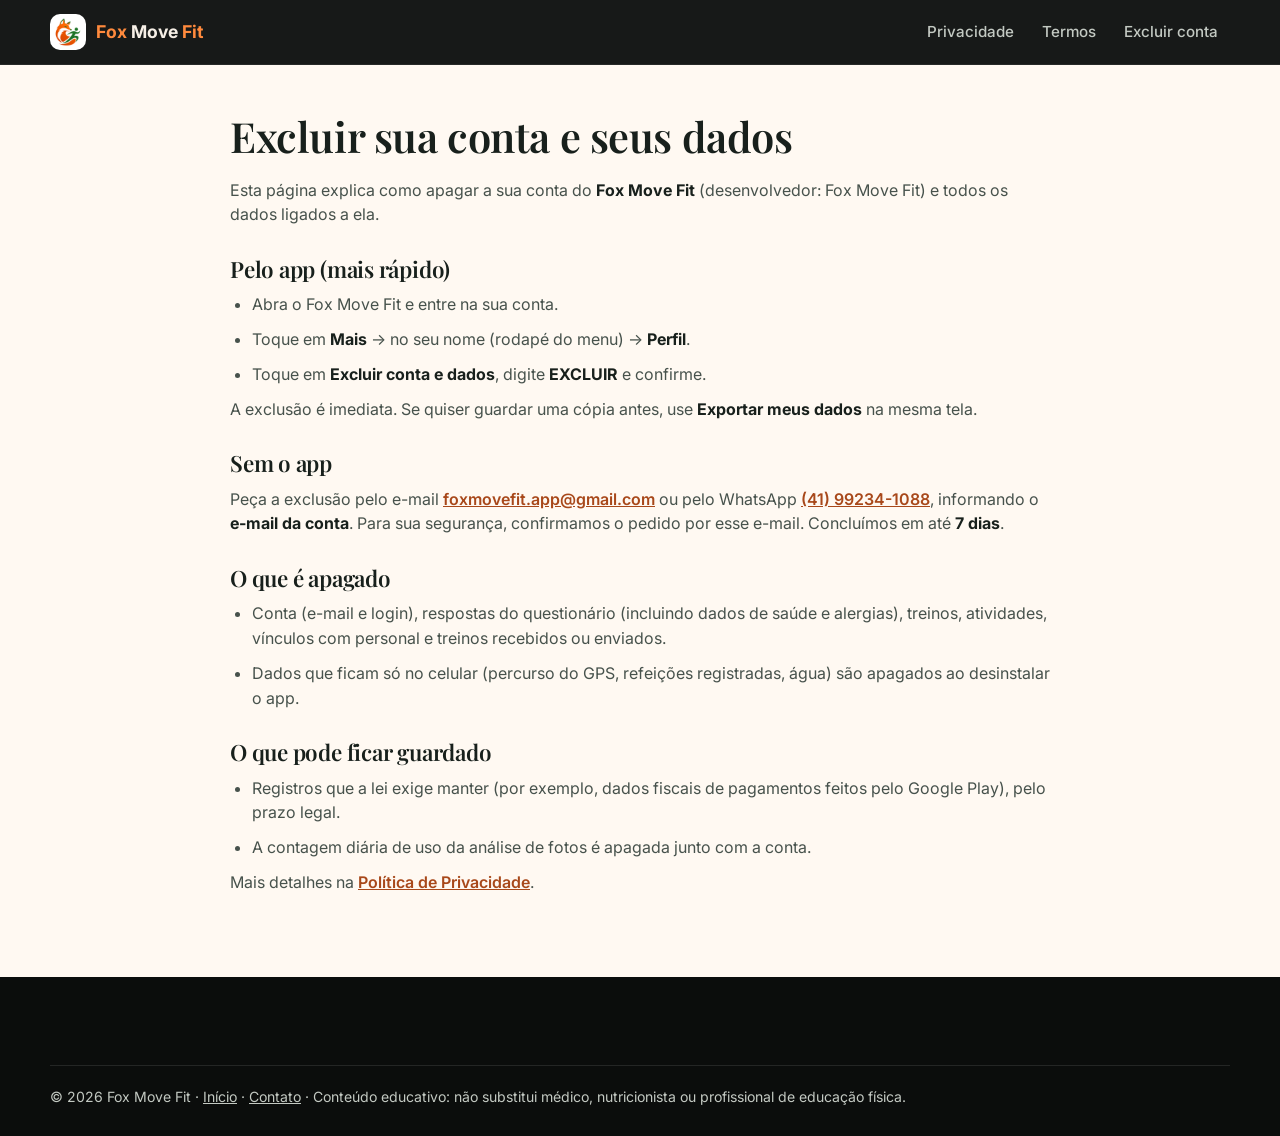
<file: excluir-conta/index.html>
<!doctype html>
<html lang="pt-BR"><head><meta charset="utf-8"><meta name="viewport" content="width=device-width,initial-scale=1">
<title>Fox Move Fit · Excluir conta e dados</title><link rel="icon" href="/favicon.png"><link rel="preconnect" href="https://fonts.googleapis.com"><link rel="preconnect" href="https://fonts.gstatic.com" crossorigin><link href="https://fonts.googleapis.com/css2?family=Playfair+Display:wght@600&family=Inter:wght@400;600;700&display=swap" rel="stylesheet"><link rel="stylesheet" href="/estilo.css?v=202611111"></head>
<body>
<a class="skip" href="#conteudo">Pular para o conteúdo</a>
<header class="top"><div class="wrap bar"><a class="brand" href="/" aria-label="Fox Move Fit, página inicial"><img src="/img/icone-192.png" alt="" width="36" height="36"><span><span class="fox">Fox</span> <span class="move">Move</span> <span class="fit">Fit</span></span></a>
<nav class="links legal-links" aria-label="Documentos"><a href="/privacidade/">Privacidade</a><a href="/termos/">Termos</a><a href="/excluir-conta/">Excluir conta</a></nav></div></header>
<main class="doc" id="conteudo">
<h1>Excluir sua conta e seus dados</h1>
<p>Esta página explica como apagar a sua conta do <strong>Fox Move Fit</strong> (desenvolvedor: Fox Move Fit) e todos os dados ligados a ela.</p>

<h2>Pelo app (mais rápido)</h2>
<ul>
<li>Abra o Fox Move Fit e entre na sua conta.</li>
<li>Toque em <strong>Mais</strong> → no seu nome (rodapé do menu) → <strong>Perfil</strong>.</li>
<li>Toque em <strong>Excluir conta e dados</strong>, digite <strong>EXCLUIR</strong> e confirme.</li>
</ul>
<p>A exclusão é imediata. Se quiser guardar uma cópia antes, use <strong>Exportar meus dados</strong> na mesma tela.</p>

<h2>Sem o app</h2>
<p>Peça a exclusão pelo e-mail <a href="mailto:foxmovefit.app@gmail.com?subject=Excluir%20minha%20conta">foxmovefit.app@gmail.com</a>
ou pelo WhatsApp <a href="https://wa.me/5541992341088?text=Quero%20excluir%20minha%20conta%20do%20Fox%20Move%20Fit" target="_blank" rel="noopener">(41) 99234-1088</a>,
informando o <strong>e-mail da conta</strong>. Para sua segurança, confirmamos o pedido por esse e-mail. Concluímos em até <strong>7 dias</strong>.</p>

<h2>O que é apagado</h2>
<ul>
<li>Conta (e-mail e login), respostas do questionário (incluindo dados de saúde e alergias), treinos, atividades, vínculos com personal e treinos recebidos ou enviados.</li>
<li>Dados que ficam só no celular (percurso do GPS, refeições registradas, água) são apagados ao desinstalar o app.</li>
</ul>

<h2>O que pode ficar guardado</h2>
<ul>
<li>Registros que a lei exige manter (por exemplo, dados fiscais de pagamentos feitos pelo Google Play), pelo prazo legal.</li>
<li>A contagem diária de uso da análise de fotos é apagada junto com a conta.</li>
</ul>
<p>Mais detalhes na <a href="/privacidade/">Política de Privacidade</a>.</p>
</main>
<footer class="foot"><div class="wrap"><p class="legal">© 2026 Fox Move Fit · <a href="/">Início</a> · <a href="mailto:foxmovefit.app@gmail.com">Contato</a> · Conteúdo educativo: não substitui médico, nutricionista ou profissional de educação física.</p></div></footer>
</body></html>
</file>
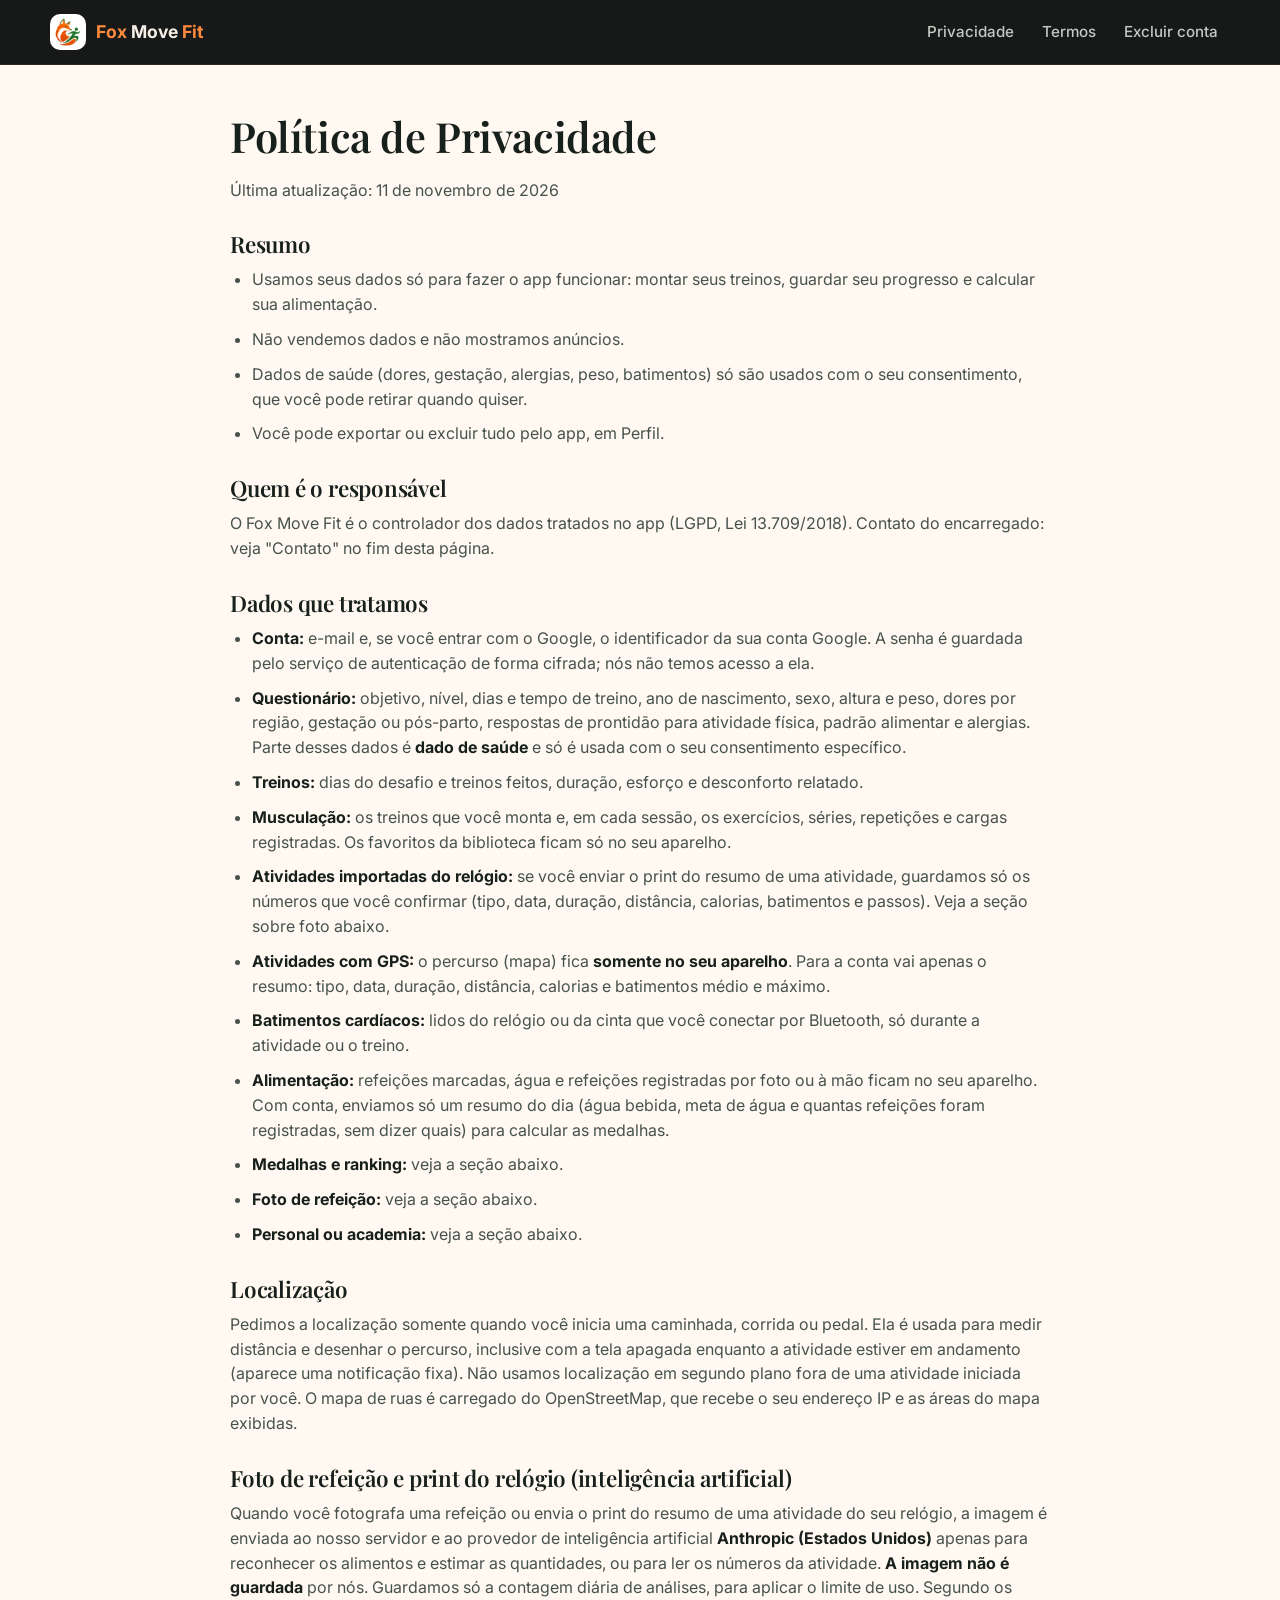
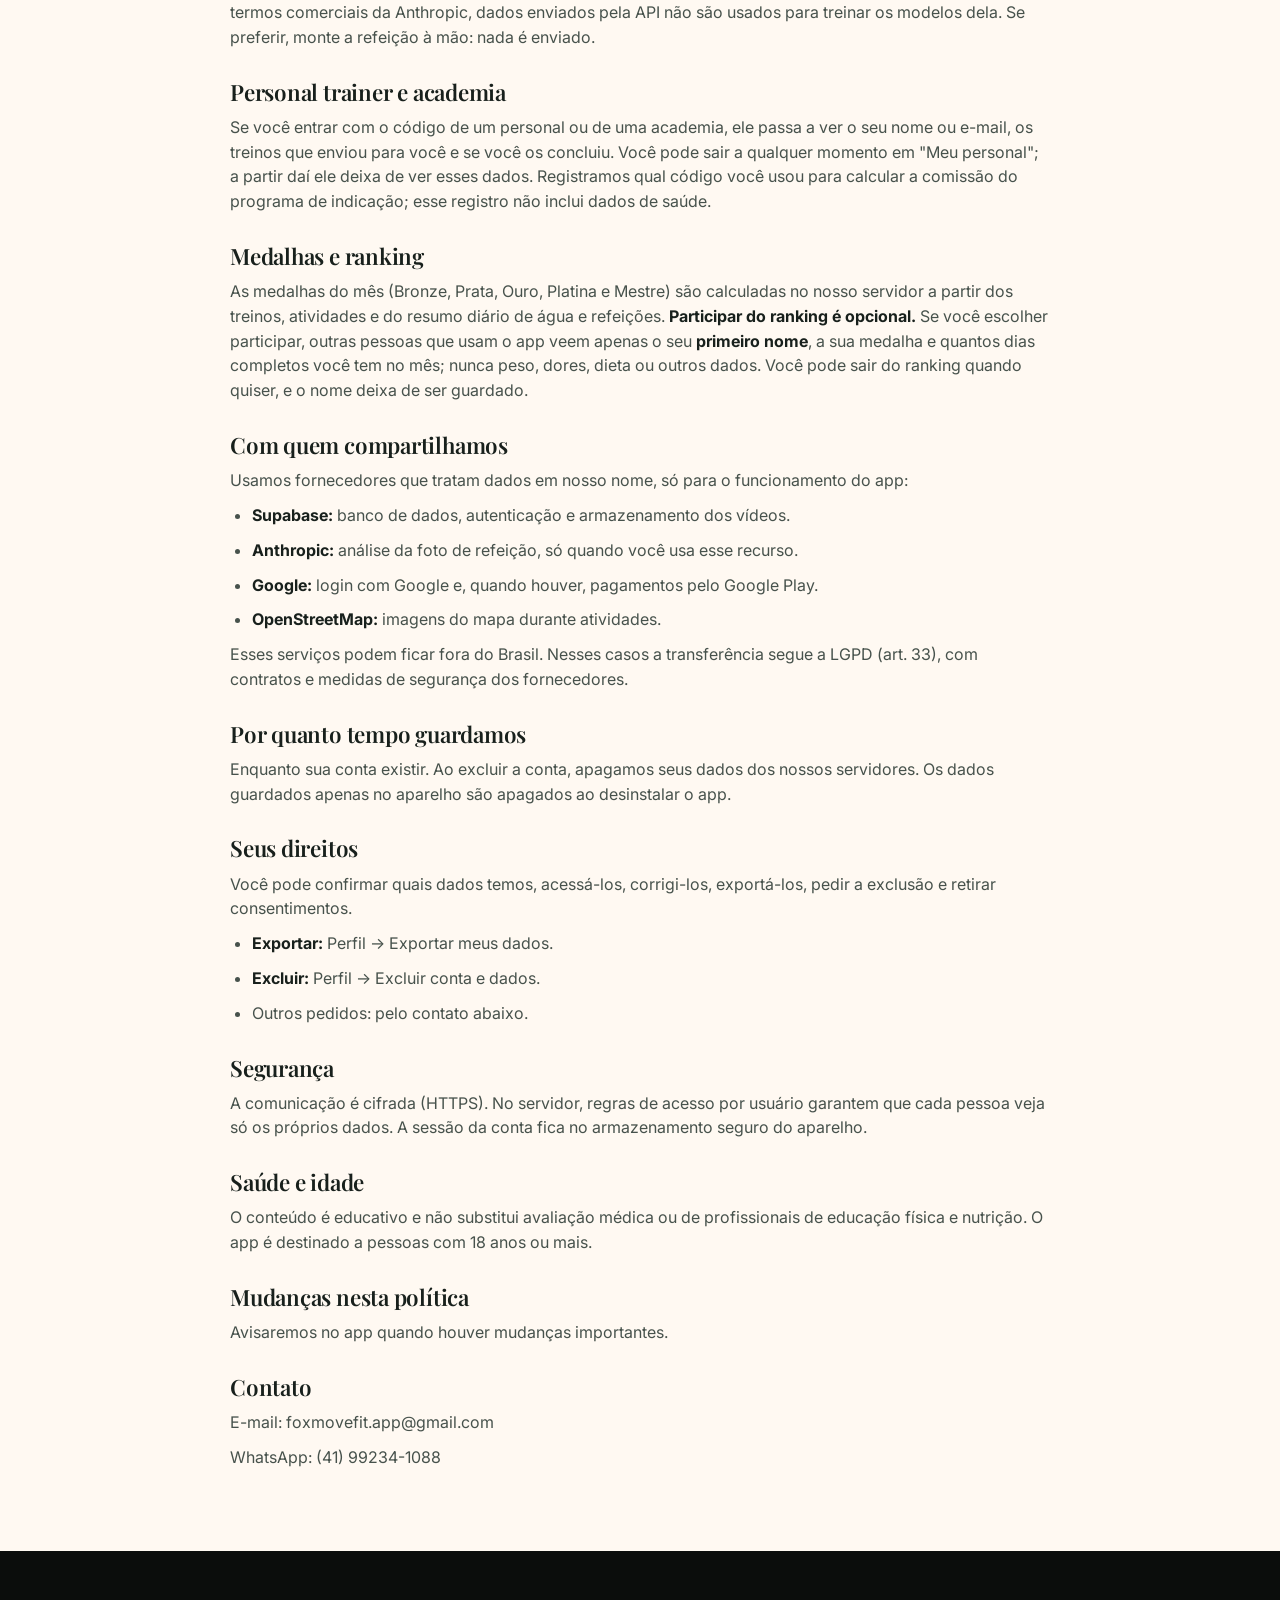
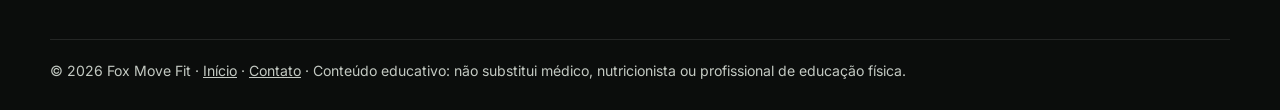
<file: privacidade/index.html>
<!doctype html>
<html lang="pt-BR"><head><meta charset="utf-8"><meta name="viewport" content="width=device-width,initial-scale=1">
<title>Fox Move Fit · Política de Privacidade</title><link rel="icon" href="/favicon.png"><link rel="preconnect" href="https://fonts.googleapis.com"><link rel="preconnect" href="https://fonts.gstatic.com" crossorigin><link href="https://fonts.googleapis.com/css2?family=Playfair+Display:wght@600&family=Inter:wght@400;600;700&display=swap" rel="stylesheet"><link rel="stylesheet" href="/estilo.css?v=202611111"></head>
<body>
<a class="skip" href="#conteudo">Pular para o conteúdo</a>
<header class="top"><div class="wrap bar"><a class="brand" href="/" aria-label="Fox Move Fit, página inicial"><img src="/img/icone-192.png" alt="" width="36" height="36"><span><span class="fox">Fox</span> <span class="move">Move</span> <span class="fit">Fit</span></span></a>
<nav class="links legal-links" aria-label="Documentos"><a href="/privacidade/">Privacidade</a><a href="/termos/">Termos</a><a href="/excluir-conta/">Excluir conta</a></nav></div></header>
<main class="doc" id="conteudo">
<h1>Política de Privacidade</h1>
<p>Última atualização: 11 de novembro de 2026</p>
<h2>Resumo</h2>
<ul>
<li>Usamos seus dados só para fazer o app funcionar: montar seus treinos, guardar seu progresso e calcular sua alimentação.</li>
<li>Não vendemos dados e não mostramos anúncios.</li>
<li>Dados de saúde (dores, gestação, alergias, peso, batimentos) só são usados com o seu consentimento, que você pode retirar quando quiser.</li>
<li>Você pode exportar ou excluir tudo pelo app, em Perfil.</li>
</ul>
<h2>Quem é o responsável</h2>
<p>O Fox Move Fit é o controlador dos dados tratados no app (LGPD, Lei 13.709/2018). Contato do encarregado: veja &quot;Contato&quot; no fim desta página.</p>
<h2>Dados que tratamos</h2>
<ul>
<li><strong>Conta:</strong> e-mail e, se você entrar com o Google, o identificador da sua conta Google. A senha é guardada pelo serviço de autenticação de forma cifrada; nós não temos acesso a ela.</li>
<li><strong>Questionário:</strong> objetivo, nível, dias e tempo de treino, ano de nascimento, sexo, altura e peso, dores por região, gestação ou pós-parto, respostas de prontidão para atividade física, padrão alimentar e alergias. Parte desses dados é <strong>dado de saúde</strong> e só é usada com o seu consentimento específico.</li>
<li><strong>Treinos:</strong> dias do desafio e treinos feitos, duração, esforço e desconforto relatado.</li>
<li><strong>Musculação:</strong> os treinos que você monta e, em cada sessão, os exercícios, séries, repetições e cargas registradas. Os favoritos da biblioteca ficam só no seu aparelho.</li>
<li><strong>Atividades importadas do relógio:</strong> se você enviar o print do resumo de uma atividade, guardamos só os números que você confirmar (tipo, data, duração, distância, calorias, batimentos e passos). Veja a seção sobre foto abaixo.</li>
<li><strong>Atividades com GPS:</strong> o percurso (mapa) fica <strong>somente no seu aparelho</strong>. Para a conta vai apenas o resumo: tipo, data, duração, distância, calorias e batimentos médio e máximo.</li>
<li><strong>Batimentos cardíacos:</strong> lidos do relógio ou da cinta que você conectar por Bluetooth, só durante a atividade ou o treino.</li>
<li><strong>Alimentação:</strong> refeições marcadas, água e refeições registradas por foto ou à mão ficam no seu aparelho. Com conta, enviamos só um resumo do dia (água bebida, meta de água e quantas refeições foram registradas, sem dizer quais) para calcular as medalhas.</li>
<li><strong>Medalhas e ranking:</strong> veja a seção abaixo.</li>
<li><strong>Foto de refeição:</strong> veja a seção abaixo.</li>
<li><strong>Personal ou academia:</strong> veja a seção abaixo.</li>
</ul>
<h2>Localização</h2>
<p>Pedimos a localização somente quando você inicia uma caminhada, corrida ou pedal. Ela é usada para medir distância e desenhar o percurso, inclusive com a tela apagada enquanto a atividade estiver em andamento (aparece uma notificação fixa). Não usamos localização em segundo plano fora de uma atividade iniciada por você. O mapa de ruas é carregado do OpenStreetMap, que recebe o seu endereço IP e as áreas do mapa exibidas.</p>
<h2>Foto de refeição e print do relógio (inteligência artificial)</h2>
<p>Quando você fotografa uma refeição ou envia o print do resumo de uma atividade do seu relógio, a imagem é enviada ao nosso servidor e ao provedor de inteligência artificial <strong>Anthropic (Estados Unidos)</strong> apenas para reconhecer os alimentos e estimar as quantidades, ou para ler os números da atividade. <strong>A imagem não é guardada</strong> por nós. Guardamos só a contagem diária de análises, para aplicar o limite de uso. Segundo os termos comerciais da Anthropic, dados enviados pela API não são usados para treinar os modelos dela. Se preferir, monte a refeição à mão: nada é enviado.</p>
<h2>Personal trainer e academia</h2>
<p>Se você entrar com o código de um personal ou de uma academia, ele passa a ver o seu nome ou e-mail, os treinos que enviou para você e se você os concluiu. Você pode sair a qualquer momento em &quot;Meu personal&quot;; a partir daí ele deixa de ver esses dados. Registramos qual código você usou para calcular a comissão do programa de indicação; esse registro não inclui dados de saúde.</p>
<h2>Medalhas e ranking</h2>
<p>As medalhas do mês (Bronze, Prata, Ouro, Platina e Mestre) são calculadas no nosso servidor a partir dos treinos, atividades e do resumo diário de água e refeições. <strong>Participar do ranking é opcional.</strong> Se você escolher participar, outras pessoas que usam o app veem apenas o seu <strong>primeiro nome</strong>, a sua medalha e quantos dias completos você tem no mês; nunca peso, dores, dieta ou outros dados. Você pode sair do ranking quando quiser, e o nome deixa de ser guardado.</p>
<h2>Com quem compartilhamos</h2>
<p>Usamos fornecedores que tratam dados em nosso nome, só para o funcionamento do app:</p>
<ul>
<li><strong>Supabase:</strong> banco de dados, autenticação e armazenamento dos vídeos.</li>
<li><strong>Anthropic:</strong> análise da foto de refeição, só quando você usa esse recurso.</li>
<li><strong>Google:</strong> login com Google e, quando houver, pagamentos pelo Google Play.</li>
<li><strong>OpenStreetMap:</strong> imagens do mapa durante atividades.</li>
</ul>
<p>Esses serviços podem ficar fora do Brasil. Nesses casos a transferência segue a LGPD (art. 33), com contratos e medidas de segurança dos fornecedores.</p>
<h2>Por quanto tempo guardamos</h2>
<p>Enquanto sua conta existir. Ao excluir a conta, apagamos seus dados dos nossos servidores. Os dados guardados apenas no aparelho são apagados ao desinstalar o app.</p>
<h2>Seus direitos</h2>
<p>Você pode confirmar quais dados temos, acessá-los, corrigi-los, exportá-los, pedir a exclusão e retirar consentimentos.</p>
<ul>
<li><strong>Exportar:</strong> Perfil → Exportar meus dados.</li>
<li><strong>Excluir:</strong> Perfil → Excluir conta e dados.</li>
<li>Outros pedidos: pelo contato abaixo.</li>
</ul>
<h2>Segurança</h2>
<p>A comunicação é cifrada (HTTPS). No servidor, regras de acesso por usuário garantem que cada pessoa veja só os próprios dados. A sessão da conta fica no armazenamento seguro do aparelho.</p>
<h2>Saúde e idade</h2>
<p>O conteúdo é educativo e não substitui avaliação médica ou de profissionais de educação física e nutrição. O app é destinado a pessoas com 18 anos ou mais.</p>
<h2>Mudanças nesta política</h2>
<p>Avisaremos no app quando houver mudanças importantes.</p>
<h2>Contato</h2>
<p>E-mail: foxmovefit.app@gmail.com</p>
<p>WhatsApp: (41) 99234-1088</p>
</main>
<footer class="foot"><div class="wrap"><p class="legal">© 2026 Fox Move Fit · <a href="/">Início</a> · <a href="mailto:foxmovefit.app@gmail.com">Contato</a> · Conteúdo educativo: não substitui médico, nutricionista ou profissional de educação física.</p></div></footer>
</body></html>
</file>
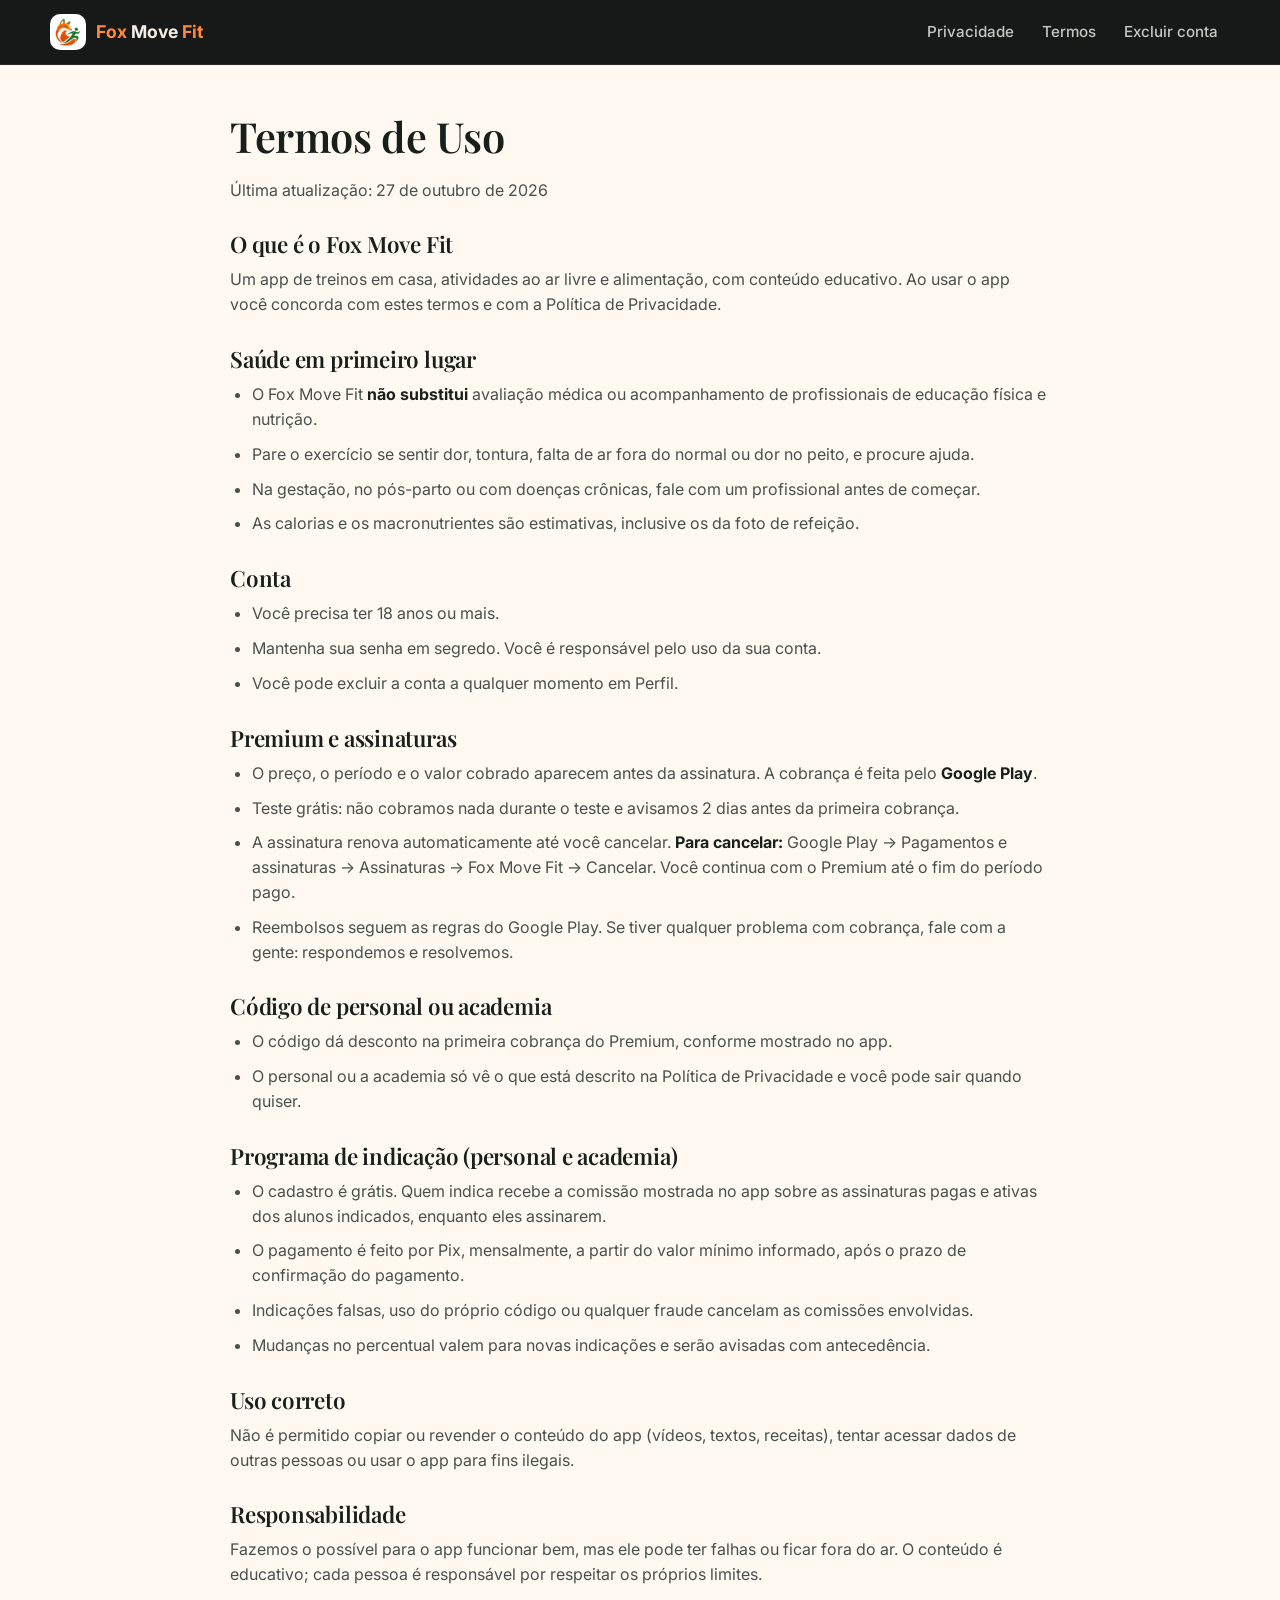
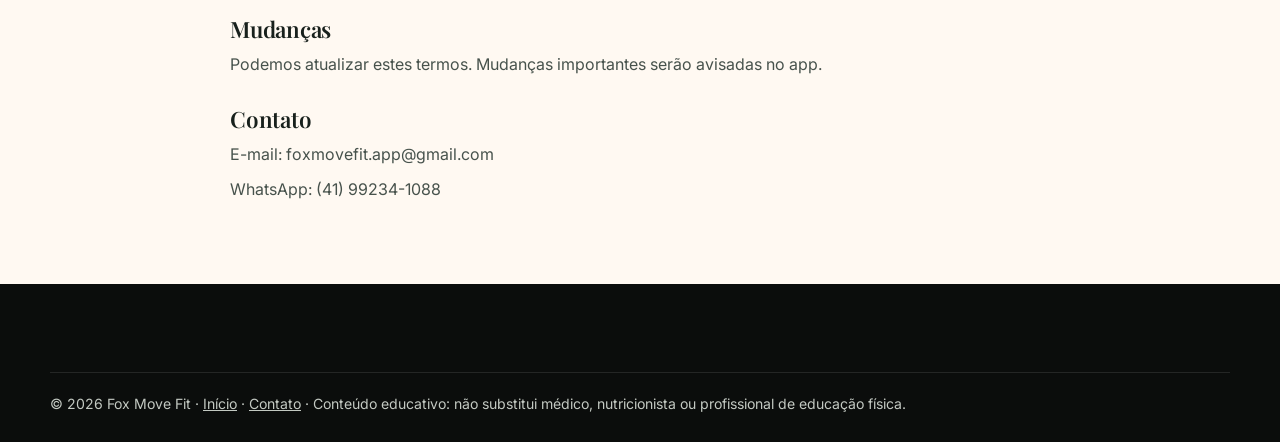
<file: termos/index.html>
<!doctype html>
<html lang="pt-BR"><head><meta charset="utf-8"><meta name="viewport" content="width=device-width,initial-scale=1">
<title>Fox Move Fit · Termos de Uso</title><link rel="icon" href="/favicon.png"><link rel="preconnect" href="https://fonts.googleapis.com"><link rel="preconnect" href="https://fonts.gstatic.com" crossorigin><link href="https://fonts.googleapis.com/css2?family=Playfair+Display:wght@600&family=Inter:wght@400;600;700&display=swap" rel="stylesheet"><link rel="stylesheet" href="/estilo.css?v=202611111"></head>
<body>
<a class="skip" href="#conteudo">Pular para o conteúdo</a>
<header class="top"><div class="wrap bar"><a class="brand" href="/" aria-label="Fox Move Fit, página inicial"><img src="/img/icone-192.png" alt="" width="36" height="36"><span><span class="fox">Fox</span> <span class="move">Move</span> <span class="fit">Fit</span></span></a>
<nav class="links legal-links" aria-label="Documentos"><a href="/privacidade/">Privacidade</a><a href="/termos/">Termos</a><a href="/excluir-conta/">Excluir conta</a></nav></div></header>
<main class="doc" id="conteudo">
<h1>Termos de Uso</h1>
<p>Última atualização: 27 de outubro de 2026</p>
<h2>O que é o Fox Move Fit</h2>
<p>Um app de treinos em casa, atividades ao ar livre e alimentação, com conteúdo educativo. Ao usar o app você concorda com estes termos e com a Política de Privacidade.</p>
<h2>Saúde em primeiro lugar</h2>
<ul>
<li>O Fox Move Fit <strong>não substitui</strong> avaliação médica ou acompanhamento de profissionais de educação física e nutrição.</li>
<li>Pare o exercício se sentir dor, tontura, falta de ar fora do normal ou dor no peito, e procure ajuda.</li>
<li>Na gestação, no pós-parto ou com doenças crônicas, fale com um profissional antes de começar.</li>
<li>As calorias e os macronutrientes são estimativas, inclusive os da foto de refeição.</li>
</ul>
<h2>Conta</h2>
<ul>
<li>Você precisa ter 18 anos ou mais.</li>
<li>Mantenha sua senha em segredo. Você é responsável pelo uso da sua conta.</li>
<li>Você pode excluir a conta a qualquer momento em Perfil.</li>
</ul>
<h2>Premium e assinaturas</h2>
<ul>
<li>O preço, o período e o valor cobrado aparecem antes da assinatura. A cobrança é feita pelo <strong>Google Play</strong>.</li>
<li>Teste grátis: não cobramos nada durante o teste e avisamos 2 dias antes da primeira cobrança.</li>
<li>A assinatura renova automaticamente até você cancelar. <strong>Para cancelar:</strong> Google Play → Pagamentos e assinaturas → Assinaturas → Fox Move Fit → Cancelar. Você continua com o Premium até o fim do período pago.</li>
<li>Reembolsos seguem as regras do Google Play. Se tiver qualquer problema com cobrança, fale com a gente: respondemos e resolvemos.</li>
</ul>
<h2>Código de personal ou academia</h2>
<ul>
<li>O código dá desconto na primeira cobrança do Premium, conforme mostrado no app.</li>
<li>O personal ou a academia só vê o que está descrito na Política de Privacidade e você pode sair quando quiser.</li>
</ul>
<h2>Programa de indicação (personal e academia)</h2>
<ul>
<li>O cadastro é grátis. Quem indica recebe a comissão mostrada no app sobre as assinaturas pagas e ativas dos alunos indicados, enquanto eles assinarem.</li>
<li>O pagamento é feito por Pix, mensalmente, a partir do valor mínimo informado, após o prazo de confirmação do pagamento.</li>
<li>Indicações falsas, uso do próprio código ou qualquer fraude cancelam as comissões envolvidas.</li>
<li>Mudanças no percentual valem para novas indicações e serão avisadas com antecedência.</li>
</ul>
<h2>Uso correto</h2>
<p>Não é permitido copiar ou revender o conteúdo do app (vídeos, textos, receitas), tentar acessar dados de outras pessoas ou usar o app para fins ilegais.</p>
<h2>Responsabilidade</h2>
<p>Fazemos o possível para o app funcionar bem, mas ele pode ter falhas ou ficar fora do ar. O conteúdo é educativo; cada pessoa é responsável por respeitar os próprios limites.</p>
<h2>Mudanças</h2>
<p>Podemos atualizar estes termos. Mudanças importantes serão avisadas no app.</p>
<h2>Contato</h2>
<p>E-mail: foxmovefit.app@gmail.com</p>
<p>WhatsApp: (41) 99234-1088</p>
</main>
<footer class="foot"><div class="wrap"><p class="legal">© 2026 Fox Move Fit · <a href="/">Início</a> · <a href="mailto:foxmovefit.app@gmail.com">Contato</a> · Conteúdo educativo: não substitui médico, nutricionista ou profissional de educação física.</p></div></footer>
</body></html>
</file>
<file: estilo.css>
/* Fox Move Fit · site
   Paleta: preto #0B0D0C, verde-floresta #14352B, sálvia #C9D8C4, laranja Fox #FF8A3D, creme #F5EBDD, branco quente #FFF9F2.
   Escuro só no topo, no app, em personal, na comunidade e no rodapé; o resto alterna creme, sálvia e branco quente. */
:root {
  --black: #0b0d0c;
  --forest: #14352b;
  --forest-2: #1c4436;
  --sage: #c9d8c4;
  --orange: #ff8a3d;
  --orange-ink: #a8481a;   /* laranja escurecido para texto sobre fundo claro (contraste AA) */
  --cream: #f5ebdd;
  --warm: #fff9f2;
  --ink: #18201c;
  --ink-2: #47524c;
  --line: rgba(20, 53, 43, .14);
  --on-dark: #f6efe6;
  --on-dark-2: #c3c9c2;
  --radius: 20px;
  --shadow: 0 18px 40px -18px rgba(11, 13, 12, .35);
  --serif: "Playfair Display", Georgia, "Times New Roman", serif;
  --sans: Inter, system-ui, -apple-system, "Segoe UI", Roboto, sans-serif;
}

*, *::before, *::after { box-sizing: border-box; }
html { scroll-behavior: smooth; -webkit-text-size-adjust: 100%; }
body { margin: 0; font-family: var(--sans); font-size: 1rem; line-height: 1.55; color: var(--ink); background: var(--warm); overflow-x: hidden; }
img { max-width: 100%; height: auto; display: block; }
a { color: inherit; }
h1, h2, h3 { margin: 0; line-height: 1.12; }
h1, h2 { font-family: var(--serif); font-weight: 600; letter-spacing: -.01em; }
h3 { font-size: 1.12rem; font-weight: 700; }
p { margin: 0; }
ul, ol { margin: 0; padding: 0; list-style: none; }
figure { margin: 0; }
em { font-style: italic; }

.wrap { width: min(1180px, 100% - 32px); margin-inline: auto; }
.wrap.narrow { width: min(820px, 100% - 32px); }

/* Ícones (Material Symbols, os mesmos do app) */
.ms { font-family: "Material Symbols Rounded"; font-weight: normal; font-style: normal; font-size: 22px; line-height: 1; letter-spacing: normal; text-transform: none; display: inline-block; white-space: nowrap; direction: ltr; -webkit-font-smoothing: antialiased; font-feature-settings: "liga"; overflow: hidden; flex: none; }

/* Acessibilidade */
.skip { position: absolute; left: 12px; top: -60px; z-index: 100; background: var(--orange); color: var(--black); padding: 10px 16px; border-radius: 10px; font-weight: 700; text-decoration: none; }
.skip:focus { top: 12px; }
:focus-visible { outline: 3px solid var(--orange); outline-offset: 3px; border-radius: 6px; }
.sec.cream :focus-visible, .sec.sage :focus-visible, .sec.warm :focus-visible { outline-color: var(--forest); }
.sec .commission :focus-visible { outline-color: var(--orange); }

/* Botões */
.btn { display: inline-flex; align-items: center; justify-content: center; gap: 8px; min-height: 48px; padding: 12px 22px; border-radius: 999px; font-weight: 700; font-size: 1rem; text-decoration: none; border: 2px solid transparent; transition: transform .15s ease, background-color .15s ease, border-color .15s ease; cursor: pointer; text-align: center; }
.btn .ms { font-size: 20px; }
.btn.primary { background: var(--orange); color: var(--black); }
.btn.primary:hover { background: #ff9d5c; transform: translateY(-1px); }
.btn.ghost { border-color: rgba(246, 239, 230, .4); color: var(--on-dark); }
.btn.ghost:hover { border-color: var(--on-dark); }
.btn.small { min-height: 44px; padding: 8px 18px; font-size: .95rem; }
.btn.big { min-height: 54px; padding: 14px 26px; font-size: 1.05rem; }
.btn.dark-btn { background: var(--black); color: var(--warm); }
.btn.dark-btn:hover { background: var(--forest); }
.btn.line-btn { border-color: var(--black); color: var(--black); }
.btn.line-btn:hover { background: rgba(11, 13, 12, .08); }

.eyebrow { font-size: .8rem; font-weight: 700; letter-spacing: .14em; text-transform: uppercase; color: var(--orange-ink); margin-bottom: 12px; }
.sub { color: var(--ink-2); font-size: 1.08rem; margin-top: 14px; max-width: 60ch; }
.fine { font-size: .88rem; color: var(--ink-2); }

/* Cabeçalho */
.top { position: sticky; top: 0; z-index: 50; background: rgba(11, 13, 12, .95); color: var(--on-dark); border-bottom: 1px solid rgba(255, 255, 255, .07); backdrop-filter: blur(10px); }
.bar { position: relative; display: flex; align-items: center; gap: 20px; min-height: 64px; }
.brand { display: inline-flex; align-items: center; gap: 10px; min-height: 44px; text-decoration: none; font-weight: 700; font-size: 1.1rem; white-space: nowrap; }
.brand img { width: 36px; height: 36px; border-radius: 10px; }
.brand .fox, .brand .fit { color: var(--orange); }
.brand .move { color: var(--on-dark); }
.links { display: flex; gap: 4px; margin-left: auto; }
.links a { text-decoration: none; color: var(--on-dark-2); padding: 10px 12px; border-radius: 10px; font-size: .95rem; font-weight: 500; }
.links a:hover { color: var(--on-dark); background: rgba(255, 255, 255, .06); }
.cta-nav { flex: none; }
.show-sm { display: none; }
.menu-btn { display: none; width: 44px; height: 44px; border-radius: 12px; border: 1px solid rgba(255, 255, 255, .18); background: transparent; color: var(--on-dark); align-items: center; justify-content: center; cursor: pointer; flex: none; }
.menu-btn .ms { font-size: 24px; }

/* Topo */
.hero { position: relative; background: var(--black); color: var(--on-dark); overflow: hidden; isolation: isolate; }
.hero-pic img { position: absolute; inset: 0; width: 100%; height: 100%; object-fit: cover; object-position: 78% 22%; z-index: -2; }
.hero::before { content: ""; position: absolute; inset: 0; z-index: -1; background: linear-gradient(90deg, rgba(11, 13, 12, .96) 0%, rgba(11, 13, 12, .82) 36%, rgba(11, 13, 12, .2) 64%, rgba(11, 13, 12, 0) 80%), linear-gradient(0deg, rgba(11, 13, 12, .85) 0%, rgba(11, 13, 12, 0) 30%); }
.hero-txt { min-height: min(86vh, 720px); display: flex; flex-direction: column; justify-content: center; padding: 56px 0 44px; }
.hero-txt > * { max-width: 560px; }
.hero .eyebrow { color: var(--orange); }
.hero h1 { font-size: clamp(2.6rem, 5.4vw, 4.6rem); line-height: 1.02; }
.hero h1 em { color: var(--orange); }
.hero .lead { font-size: 1.15rem; color: var(--on-dark-2); margin-top: 18px; max-width: 46ch; }
.ctas { display: flex; flex-wrap: wrap; gap: 12px; margin-top: 28px; }
.note { margin-top: 14px; font-size: .9rem; color: var(--on-dark-2); }
.stats { display: flex; gap: 12px; margin-top: 32px; }
.stats li { flex: 1; max-width: 170px; padding: 12px 14px; border-radius: 16px; background: rgba(255, 255, 255, .06); border: 1px solid rgba(255, 255, 255, .1); }
.stats b { display: block; font-family: var(--serif); font-size: 1.9rem; line-height: 1; color: var(--orange); }
.stats span { display: block; font-size: .85rem; color: var(--on-dark-2); margin-top: 6px; line-height: 1.25; }

/* Seções */
.sec { padding: 88px 0; }
.sec.cream { background: var(--cream); }
.sec.sage { background: var(--sage); }
.sec.warm { background: var(--warm); }
.sec.forest { background: var(--forest); color: var(--on-dark); }
.sec.dark { background: var(--black); color: var(--on-dark); }
.sec.forest .eyebrow, .sec.dark .eyebrow { color: var(--orange); }
.sec.forest .sub, .sec.dark .sub { color: var(--on-dark-2); }
.sec h2 { font-size: clamp(2rem, 3.6vw, 3rem); }
.sec.cream h2 em, .sec.sage h2 em, .sec.warm h2 em { color: var(--orange-ink); }
.sec.forest h2 em, .sec.dark h2 em { color: var(--orange); }
.sec.sage .eyebrow, .sec.sage h2 em { color: #8a3712; }
.head { margin-bottom: 40px; }
.head.center { text-align: center; }
.head.center .sub { margin-inline: auto; }

/* Programas */
.programs { display: grid; grid-template-columns: repeat(4, 1fr); gap: 20px; }
.program { background: var(--warm); border-radius: var(--radius); overflow: hidden; box-shadow: var(--shadow); display: flex; flex-direction: column; border: 1px solid var(--line); }
.program img { width: 100%; aspect-ratio: 4 / 3; object-fit: cover; }
/* Desafio: arte larga com as duas raposas (antes e depois); não pode ser cortada no meio. */
.program-wide img { aspect-ratio: 16 / 10; }
.pbody { position: relative; padding: 32px 20px 20px; display: flex; flex-direction: column; gap: 8px; flex: 1; }
.picon { position: absolute; top: -24px; left: 20px; width: 48px; height: 48px; border-radius: 14px; background: var(--orange); color: var(--black); display: grid; place-items: center; font-size: 26px; box-shadow: 0 8px 18px -8px rgba(168, 72, 26, .7); }
.pbody p { color: var(--ink-2); font-size: .95rem; }
.meta { display: flex; flex-direction: column; gap: 6px; margin-top: auto; padding-top: 12px; border-top: 1px solid var(--line); font-size: .88rem; color: var(--ink); }
.meta li { display: flex; align-items: center; gap: 8px; }
.meta .ms { font-size: 18px; color: var(--forest); }

.goals-title { margin: 56px 0 18px; font-family: var(--serif); font-size: 1.6rem; font-weight: 600; }
.goals { display: grid; grid-template-columns: repeat(4, 1fr); gap: 12px; }
.goals li { display: flex; align-items: center; gap: 12px; padding: 12px 14px; min-height: 56px; border-radius: 16px; background: var(--warm); border: 1px solid var(--line); font-weight: 600; }
.goals .ms { width: 36px; height: 36px; display: grid; place-items: center; border-radius: 10px; background: var(--sage); color: var(--forest); font-size: 22px; }

/* App */
.app { display: grid; grid-template-columns: 1.2fr 1fr; gap: 48px; align-items: center; }
.phones { position: relative; display: grid; grid-template-columns: 1fr 1.15fr 1fr; align-items: center; padding: 20px 0; }
.phone { border-radius: 32px; padding: 7px; background: #050605; border: 1px solid rgba(255, 255, 255, .14); box-shadow: 0 30px 60px -24px rgba(0, 0, 0, .7); overflow: hidden; }
.phone img { border-radius: 26px; width: 100%; aspect-ratio: 1 / 2; object-fit: cover; object-position: top; }
.phone.p1 { transform: translateX(10%) rotate(-4deg) scale(.94); z-index: 1; }
.phone.p2 { position: relative; z-index: 2; }
.phone.p3 { transform: translateX(-10%) rotate(4deg) scale(.94); z-index: 1; }
.features { display: grid; grid-template-columns: 1fr 1fr; gap: 14px; margin: 28px 0 30px; }
.features li { display: flex; gap: 12px; padding: 16px; border-radius: 16px; background: rgba(255, 255, 255, .05); border: 1px solid rgba(255, 255, 255, .1); }
.features b { display: block; }
.features li > div > span { display: block; font-size: .92rem; color: var(--on-dark-2); }
.fi { width: 40px; height: 40px; border-radius: 12px; display: grid; place-items: center; background: rgba(255, 138, 61, .16); color: var(--orange); font-size: 22px; }

/* Corrida */
.split { display: grid; grid-template-columns: 1fr 1.05fr; gap: 56px; align-items: center; }
.ticks { display: flex; flex-direction: column; gap: 14px; margin-top: 26px; }
.ticks li { display: flex; gap: 12px; align-items: flex-start; }
.ticks .ms { width: 36px; height: 36px; border-radius: 10px; display: grid; place-items: center; background: var(--warm); color: var(--forest); font-size: 20px; }
.ticks.dark .ms { background: var(--sage); }
.ticks li > span:last-child { padding-top: 6px; }
.runpanel { position: relative; padding-bottom: 170px; }
.runphoto { width: 78%; aspect-ratio: 1; object-fit: cover; border-radius: 24px; box-shadow: var(--shadow); }
.mapcard { position: absolute; right: 0; bottom: 0; width: 62%; padding: 14px; border-radius: 22px; background: var(--warm); box-shadow: 0 24px 50px -20px rgba(11, 13, 12, .45); }
.mapcard svg { width: 100%; height: auto; display: block; }
.example { position: absolute; top: 24px; left: 24px; font-size: .75rem; font-weight: 700; letter-spacing: .06em; text-transform: uppercase; background: var(--black); color: var(--warm); padding: 4px 10px; border-radius: 999px; }
.runstats { display: grid; grid-template-columns: repeat(4, 1fr); gap: 6px; margin: 12px 0 0; }
.runstats div { min-width: 0; }
.runstats dt { font-size: .74rem; color: var(--ink-2); font-weight: 600; }
.runstats dd { margin: 0; font-weight: 700; font-size: 1.15rem; color: var(--ink); white-space: nowrap; }
.runstats small { font-size: .72rem; color: var(--ink-2); font-weight: 600; }

/* Alimentação */
.food { display: grid; grid-template-columns: 1fr 1.1fr; gap: 32px; align-items: start; }
.menu-day { background: var(--cream); border-radius: 24px; padding: 26px; border: 1px solid var(--line); }
.menu-day h3 { font-family: var(--serif); font-weight: 600; font-size: 1.4rem; margin-bottom: 16px; }
.meals { display: flex; flex-direction: column; gap: 10px; }
.meals li { display: flex; align-items: center; gap: 14px; background: var(--warm); border-radius: 16px; padding: 8px 14px 8px 8px; }
.meals img { width: 64px; height: 64px; border-radius: 12px; object-fit: cover; flex: none; }
.meals li > div { flex: 1; min-width: 0; }
.when { display: block; font-size: .78rem; font-weight: 700; color: var(--orange-ink); text-transform: uppercase; letter-spacing: .06em; }
.meals b { display: block; font-size: .98rem; line-height: 1.3; }
.kcal { font-size: .88rem; font-weight: 600; color: var(--ink-2); white-space: nowrap; }
.macros { display: grid; grid-template-columns: repeat(4, 1fr); gap: 8px; margin: 16px 0 10px; }
.macros li { background: var(--warm); border-radius: 12px; padding: 10px 8px; text-align: center; font-size: .8rem; color: var(--ink-2); line-height: 1.25; }
.macros b { display: block; font-size: 1.05rem; color: var(--ink); }
.gallery { display: grid; grid-template-columns: repeat(2, 1fr); gap: 14px; }
.gallery figure { position: relative; border-radius: 18px; overflow: hidden; box-shadow: var(--shadow); }
.gallery img { width: 100%; aspect-ratio: 4 / 3; object-fit: cover; }
.gallery figcaption { position: absolute; left: 10px; right: 10px; bottom: 10px; font-size: .85rem; font-weight: 600; color: var(--warm); background: rgba(11, 13, 12, .7); padding: 6px 10px; border-radius: 10px; line-height: 1.3; }
.diet-tags { display: flex; flex-wrap: wrap; gap: 8px; margin: 20px 0 6px; }
.diet-tags li { display: inline-flex; align-items: center; gap: 6px; padding: 8px 14px; border-radius: 999px; background: var(--sage); color: var(--forest); font-weight: 600; font-size: .9rem; }
.diet-tags .ms { font-size: 18px; }

/* Personal */
.pro { display: grid; grid-template-columns: 1.4fr 1fr; gap: 28px; align-items: stretch; }
.pro-steps { display: grid; grid-template-columns: 1fr 1fr; gap: 14px; }
.pro-steps li { display: flex; flex-direction: column; gap: 6px; padding: 22px; border-radius: var(--radius); background: var(--warm); border: 1px solid var(--line); box-shadow: 0 10px 24px -18px rgba(11, 13, 12, .35); }
.pro-steps .ms { width: 44px; height: 44px; border-radius: 12px; display: grid; place-items: center; background: var(--sage); color: var(--forest); margin-bottom: 6px; }
.pro-steps span:last-child { color: var(--ink-2); font-size: .94rem; }
.commission { border-radius: 24px; padding: 28px; background: linear-gradient(160deg, var(--forest-2), var(--forest)); color: var(--on-dark); box-shadow: var(--shadow); display: flex; flex-direction: column; gap: 12px; }
.big-ico { font-size: 32px; color: var(--orange); }
.pct { font-family: var(--serif); font-size: 4rem; line-height: 1; color: var(--orange); font-weight: 600; }
.commission p { color: var(--on-dark); }
.commission .fine { color: var(--on-dark-2); }
.commission .btn { align-self: flex-start; margin-top: 6px; }

/* Como funciona */
.steps { display: grid; grid-template-columns: repeat(3, 1fr); gap: 20px; }
.steps li { padding: 28px 24px; border-radius: var(--radius); background: var(--cream); border: 1px solid var(--line); }
.num { display: grid; place-items: center; width: 44px; height: 44px; border-radius: 50%; background: var(--forest); color: var(--warm); font-weight: 700; margin-bottom: 14px; }
.steps h3 { margin-bottom: 6px; }
.steps p { color: var(--ink-2); }

/* Comunidade */
.quotes { display: grid; grid-template-columns: repeat(3, 1fr); gap: 18px; }
.quote { position: relative; display: flex; flex-direction: column; gap: 12px; padding: 26px 22px 22px; border-radius: var(--radius); background: var(--warm); color: var(--ink); }
.badge { position: absolute; top: 14px; right: 14px; font-size: .72rem; font-weight: 700; letter-spacing: .06em; text-transform: uppercase; padding: 4px 10px; border-radius: 999px; background: var(--cream); color: var(--ink-2); border: 1px dashed rgba(71, 82, 76, .5); }
.stars { display: flex; gap: 2px; color: #b85f1a; }
.stars .ms { font-variation-settings: "FILL" 1; font-size: 20px; }
.stars .off { color: #c9c2b8; }
.quote blockquote { margin: 0; font-family: var(--serif); font-size: 1.12rem; line-height: 1.45; }
.who { font-size: .9rem; color: var(--ink-2); margin-top: auto; }
.result { display: flex; align-items: center; gap: 8px; font-size: .88rem; font-weight: 600; color: var(--forest); background: var(--sage); padding: 8px 12px; border-radius: 12px; }
.result .ms { font-size: 18px; }
.community { margin-top: 32px; display: flex; flex-wrap: wrap; align-items: center; justify-content: space-between; gap: 16px; padding: 22px 26px; border-radius: var(--radius); background: var(--forest); color: var(--on-dark); }
.sec .community :focus-visible { outline-color: var(--orange); }
.community p { max-width: 56ch; }

/* Dúvidas */
.faq { display: flex; flex-direction: column; gap: 10px; }
.faq details { background: var(--cream); border-radius: 16px; border: 1px solid var(--line); }
.faq summary { list-style: none; cursor: pointer; display: flex; align-items: center; justify-content: space-between; gap: 16px; min-height: 56px; padding: 14px 20px; font-weight: 700; font-size: 1.05rem; border-radius: 16px; }
.faq summary::-webkit-details-marker { display: none; }
.faq summary::after { content: "expand_more"; font-family: "Material Symbols Rounded"; font-size: 24px; font-weight: normal; line-height: 1; color: var(--orange-ink); transition: transform .2s ease; flex: none; }
.faq details[open] summary::after { transform: rotate(180deg); }
.faq details p { padding: 0 20px 18px; color: var(--ink-2); }
.faq a { color: var(--orange-ink); font-weight: 600; }

/* Chamada final */
.final { background: var(--orange); color: var(--black); padding: 56px 0; }
.final-in { display: flex; flex-wrap: wrap; align-items: center; justify-content: space-between; gap: 24px; }
.final h2 { font-size: clamp(1.9rem, 3.4vw, 2.6rem); }
.final p { margin-top: 8px; max-width: 52ch; font-size: 1.05rem; }
.final-ctas { display: flex; flex-wrap: wrap; gap: 12px; }
.final :focus-visible { outline-color: var(--black); }

/* Rodapé */
.foot { background: var(--black); color: var(--on-dark-2); padding: 56px 0 28px; }
.foot .cols { display: grid; grid-template-columns: 1.4fr 1fr 1fr 1fr; gap: 28px; }
.foot .brand { margin-bottom: 10px; }
.foot h2 { font-family: var(--sans); font-size: .82rem; letter-spacing: .12em; text-transform: uppercase; color: var(--on-dark); margin-bottom: 8px; }
.foot nav a { display: flex; align-items: center; text-decoration: none; min-height: 40px; }
.foot nav a:hover { color: var(--orange); }
.foot .legal { border-top: 1px solid rgba(255, 255, 255, .1); margin-top: 32px; padding-top: 20px; font-size: .88rem; }

/* Páginas legais e de exclusão de conta */
.doc { width: min(820px, 100% - 32px); margin: 0 auto; padding: 48px 0 72px; }
.doc h1 { font-size: clamp(2rem, 4vw, 2.6rem); margin-bottom: 18px; }
.doc h2 { font-size: 1.4rem; margin: 30px 0 10px; }
.doc p, .doc li { color: var(--ink-2); margin-bottom: 10px; }
.doc ul, .doc ol { padding-left: 22px; list-style: disc; }
.doc ol { list-style: decimal; }
.doc a { color: var(--orange-ink); font-weight: 600; }
.doc strong { color: var(--ink); }

/* Medalhas do mês */
.t-bronze { --m: #b06a2c; } .t-prata { --m: #7f8b96; } .t-ouro { --m: #c9900f; } .t-platina { --m: #2f9fae; } .t-mestre { --m: #7a4fe0; }
.tiers { display: grid; grid-template-columns: repeat(5, 1fr); gap: 8px; margin-top: 26px; }
.tiers li { display: flex; flex-direction: column; align-items: center; gap: 2px; padding: 12px 4px; border-radius: 16px; background: var(--warm); border: 1px solid var(--line); text-align: center; }
.tiers .ms { width: 44px; height: 44px; display: grid; place-items: center; border-radius: 50%; border: 3px solid var(--m); color: var(--m); background: color-mix(in srgb, var(--m) 14%, transparent); font-size: 24px; margin-bottom: 4px; }
.tiers b { font-size: .9rem; }
.tiers small { font-size: .78rem; color: var(--ink-2); }
.rules-title { margin-top: 28px; }
.rules-title + .ticks { margin-top: 12px; }
.board { background: var(--warm); border-radius: 24px; padding: 20px; box-shadow: var(--shadow); border: 1px solid var(--line); }
.board-head { display: flex; align-items: center; gap: 12px; margin-bottom: 14px; }
.board-head > .ms { width: 44px; height: 44px; display: grid; place-items: center; border-radius: 12px; background: var(--orange); color: var(--black); font-size: 24px; }
.board-head p { flex: 1; display: flex; flex-direction: column; line-height: 1.3; }
.board-head p span { font-size: .85rem; color: var(--ink-2); }
.board-head .badge { position: static; }
.board-list { display: flex; flex-direction: column; gap: 8px; }
.board-list li { display: flex; align-items: center; gap: 12px; padding: 10px 14px; border-radius: 14px; background: var(--cream); }
.board-list li.me { background: color-mix(in srgb, var(--sage) 70%, var(--warm)); outline: 2px solid var(--forest); }
.pos { width: 26px; font-weight: 800; color: var(--ink-2); }
.medal { width: 38px; height: 38px; display: grid; place-items: center; border-radius: 50%; border: 2px solid var(--m); color: var(--m); background: color-mix(in srgb, var(--m) 14%, transparent); flex: none; }
.medal .ms { font-size: 20px; }
.board-list .who { flex: 1; display: flex; flex-direction: column; line-height: 1.25; }
.board-list .who small { color: var(--ink-2); font-weight: 700; font-size: .8rem; }
.board-list .d { font-weight: 700; font-size: .92rem; white-space: nowrap; }
.board figcaption { display: flex; gap: 8px; align-items: flex-start; margin-top: 14px; font-size: .86rem; color: var(--ink-2); }
.board figcaption .ms { font-size: 18px; color: var(--forest); }

/* Tablet */
@media (max-width: 1080px) {
  .programs { grid-template-columns: repeat(2, 1fr); }
  .goals { grid-template-columns: repeat(2, 1fr); }
  .app, .split, .food, .pro { grid-template-columns: 1fr; gap: 40px; }
  .phones { max-width: 560px; margin: 0 auto; width: 100%; }
  .runpanel { max-width: 560px; margin: 0 auto; width: 100%; }
  .quotes { grid-template-columns: 1fr 1fr; }
  .foot .cols { grid-template-columns: 1fr 1fr; }
}

/* Menu recolhido */
@media (max-width: 980px) {
  .links { display: none; position: absolute; left: -16px; right: -16px; top: 100%; flex-direction: column; gap: 0; padding: 8px 16px 16px; background: var(--black); border-bottom: 1px solid rgba(255, 255, 255, .1); }
  .menu-open .links { display: flex; }
  .links a { padding: 14px 8px; font-size: 1.05rem; border-bottom: 1px solid rgba(255, 255, 255, .06); border-radius: 0; }
  .menu-btn { display: inline-flex; }
  .cta-nav { margin-left: auto; }
  .bar { gap: 12px; }
  .legal-links { display: flex; position: static; flex-direction: row; padding: 0; background: none; border: 0; margin-left: auto; }
  .legal-links a { padding: 10px 6px; font-size: .88rem; border: 0; white-space: nowrap; }
}
@media (max-width: 440px) {
  .bar:has(.legal-links) .brand > span { display: none; }
}

/* Celular e tablet em pé: foto em cima, texto colado embaixo, sem vão escuro */
@media (max-width: 860px) {
  .hero::before { display: none; }
  .hero-pic { display: block; position: relative; }
  .hero-pic img { position: static; width: 100%; height: clamp(240px, 62vw, 460px); object-position: 55% 18%; }
  .hero-pic::after { content: ""; position: absolute; left: 0; right: 0; bottom: 0; height: 45%; background: linear-gradient(0deg, var(--black), rgba(11, 13, 12, 0)); }
  .hero-txt { min-height: 0; padding: 0 0 36px; margin-top: -44px; position: relative; }
  .hero-txt > * { max-width: none; }
  .hero h1 { font-size: clamp(2.4rem, 9.6vw, 3.6rem); }
  .hero .lead { font-size: 1.02rem; margin-top: 12px; }
  .ctas { margin-top: 20px; }
  .note { margin-top: 10px; }
  .stats { margin-top: 20px; gap: 8px; }
  .stats li { max-width: none; padding: 10px; }
  .stats b { font-size: 1.6rem; }
  .stats span { font-size: .78rem; }
  .sec { padding: 64px 0; }
  .head { margin-bottom: 28px; }
}

@media (max-width: 600px) {
  .hide-sm { display: none; }
  .show-sm { display: inline; }
  .brand { font-size: 1rem; }
  .brand img { width: 32px; height: 32px; }
  .ctas .btn { width: 100%; }
  .programs { grid-template-columns: 1fr; gap: 14px; }
  .program { flex-direction: row; }
  .program img { width: 36%; aspect-ratio: auto; align-self: stretch; }
  .program-wide { flex-direction: column; }
  .program-wide img { width: 100%; aspect-ratio: 16 / 10; align-self: auto; }
  .pbody { padding: 16px; gap: 6px; }
  .picon { position: static; width: 36px; height: 36px; font-size: 20px; border-radius: 10px; }
  .pbody p { font-size: .9rem; }
  .meta { font-size: .82rem; }
  .goals { gap: 8px; }
  .goals li { padding: 10px; gap: 8px; font-size: .9rem; }
  .goals .ms { width: 32px; height: 32px; font-size: 20px; }
  .features { grid-template-columns: 1fr; }
  .phone { border-radius: 22px; padding: 4px; }
  .phone img { border-radius: 18px; }
  .runpanel { padding-bottom: 0; }
  .runphoto { width: 100%; aspect-ratio: 4 / 3; object-position: 50% 30%; }
  .mapcard { position: relative; right: auto; width: auto; margin: -48px 12px 0; }
  .pro-steps li, .steps li { display: grid; grid-template-columns: 44px 1fr; column-gap: 14px; row-gap: 2px; padding: 16px; align-items: start; }
  .pro-steps .ms, .steps .num { grid-row: span 2; margin: 0; }
  .tiers { gap: 4px; }
  .tiers li { padding: 10px 2px; }
  .tiers .ms { width: 36px; height: 36px; font-size: 20px; border-width: 2px; }
  .tiers b { font-size: .78rem; }
  .tiers small { font-size: .7rem; }
  .board { padding: 14px; }
  .steps h3 { margin: 0; }
  .runstats { grid-template-columns: repeat(2, 1fr); row-gap: 8px; }
  .menu-day { padding: 18px; }
  .meals img { width: 56px; height: 56px; }
  .macros { grid-template-columns: repeat(2, 1fr); }
  .pro-steps { grid-template-columns: 1fr; }
  .steps, .quotes { grid-template-columns: 1fr; }
  .community .btn, .commission .btn, .final-ctas .btn { width: 100%; }
  .commission .btn { align-self: stretch; }
  .pct { font-size: 3.2rem; }
  .foot .cols > div:first-child { grid-column: 1 / -1; }
}

@media (max-width: 340px) {
  .cta-nav { padding-inline: 12px; font-size: .88rem; }
}

@media (prefers-reduced-motion: reduce) {
  html { scroll-behavior: auto; }
  *, *::before, *::after { transition: none !important; animation: none !important; }
}
</file>
<file: admin/admin.css>
:root { --black: #0b0d0c; --surface: #151817; --line: #2a2f2d; --text: #f3f5f4; --muted: #9da5a1; --orange: #ff8a3d; --green: #41ee92; --danger: #ff6b6b; color-scheme: dark; }
* { box-sizing: border-box; }
body { margin: 0; background: var(--black); color: var(--text); font: 15px/1.5 system-ui, -apple-system, "Segoe UI", Roboto, sans-serif; }
.top { display: flex; justify-content: space-between; align-items: center; padding: 14px 20px; border-bottom: 1px solid var(--line); }
.brand { display: flex; align-items: center; gap: 10px; font-weight: 800; }
.brand img { border-radius: 6px; }
.brand small { color: var(--orange); font-weight: 700; }
main { max-width: 1100px; margin: 0 auto; padding: 24px 16px 48px; }
h1 { font-size: 1.5rem; margin: 0 0 6px; }
h2 { font-size: 1.05rem; margin: 0 0 12px; }
.card { background: var(--surface); border: 1px solid var(--line); border-radius: 16px; padding: 20px; margin-bottom: 16px; }
.narrow { max-width: 420px; margin: 40px auto; }
.muted { color: var(--muted); }
.small { font-size: .85rem; }
label { display: block; margin: 14px 0 0; font-weight: 600; font-size: .9rem; }
input { display: block; width: 100%; margin-top: 6px; padding: 12px; border-radius: 10px; border: 1px solid var(--line); background: var(--black); color: var(--text); font: inherit; }
input:focus-visible, button:focus-visible { outline: 3px solid var(--orange); outline-offset: 2px; }
button { margin-top: 16px; padding: 12px 18px; border: 0; border-radius: 10px; background: var(--orange); color: #1a0d03; font: inherit; font-weight: 800; cursor: pointer; }
button.ghost { margin: 0; background: transparent; color: var(--text); border: 1px solid var(--line); padding: 8px 14px; }
#qr { display: block; margin: 16px auto; background: #fff; border-radius: 12px; padding: 8px; }
code { background: var(--black); padding: 2px 6px; border-radius: 6px; word-break: break-all; }
.erro { max-width: 420px; margin: 0 auto 16px; padding: 12px 14px; border-radius: 10px; background: rgba(255, 107, 107, .12); color: var(--danger); }
.head { display: flex; flex-wrap: wrap; align-items: center; gap: 12px; margin-bottom: 16px; }
.head h1 { margin: 0; flex: 1; }
.kpis { display: grid; grid-template-columns: repeat(auto-fill, minmax(150px, 1fr)); gap: 12px; margin-bottom: 16px; }
.kpi { background: var(--surface); border: 1px solid var(--line); border-radius: 14px; padding: 14px; }
.kpi b { display: block; font-size: 1.8rem; color: var(--orange); }
.kpi span { color: var(--muted); font-size: .85rem; }
.bars { display: flex; align-items: flex-end; gap: 4px; height: 160px; }
.bar { flex: 1; height: var(--h); min-height: 2px; background: var(--green); border-radius: 4px 4px 0 0; position: relative; }
.bar span { position: absolute; top: -18px; left: 0; right: 0; text-align: center; font-size: .7rem; color: var(--muted); }
.scroll { overflow-x: auto; }
table { width: 100%; border-collapse: collapse; font-size: .9rem; }
th, td { text-align: left; padding: 10px 8px; border-bottom: 1px solid var(--line); white-space: nowrap; }
th { color: var(--muted); font-weight: 600; }
td.ok { color: var(--green); font-weight: 700; }
</file>
